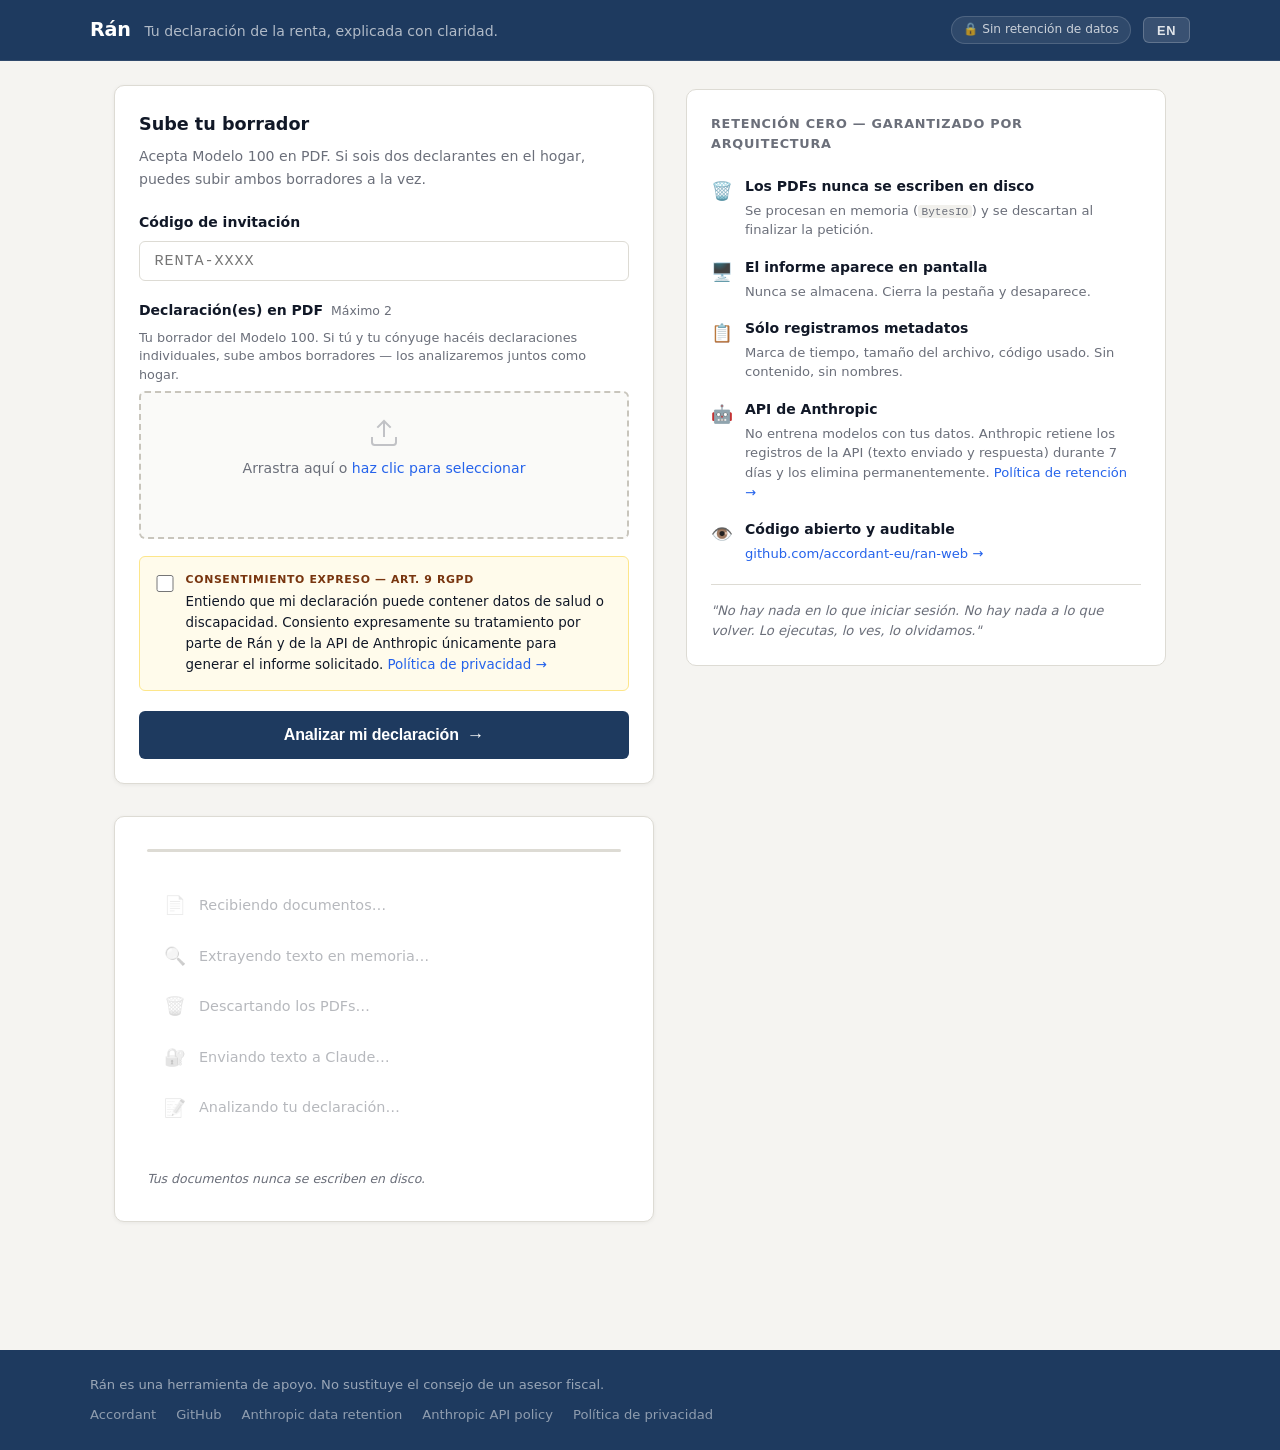
<file: frontend/index.html>
<!DOCTYPE html>
<html lang="es">
<head>
  <meta charset="UTF-8" />
  <meta name="viewport" content="width=device-width, initial-scale=1.0" />
  <meta name="robots" content="index, follow" />
  <meta name="version" content="2026-06-14.29a86fb" />
  <title>Rán — Entiende tu declaración de la renta</title>
  <link rel="stylesheet" href="style.css" />
  <script src="marked.min.js" integrity="sha384-948ahk4ZmxYVYOc+rxN1H2gM1EJ2Duhp7uHtZ4WSLkV4Vtx5MUqnV+l7u9B+jFv+"></script>
</head>
<body class="lang-es">

  <nav>
    <div class="nav-inner">
      <div class="nav-brand">
        <span class="logo">Rán</span>
        <span class="nav-tagline">
          <span class="show-es">Tu declaración de la renta, explicada con claridad.</span>
          <span class="show-en">Your Spanish tax return, explained in plain English.</span>
        </span>
      </div>
      <div class="nav-right">
        <span class="pill-sm">
          <span class="show-es">🔒 Sin retención de datos</span>
          <span class="show-en">🔒 Zero data retention</span>
        </span>
        <button class="lang-btn" id="lang-toggle">
          <span class="show-es">EN</span>
          <span class="show-en">ES</span>
        </button>
      </div>
    </div>
  </nav>

  <main>

    <!-- ── Upload form ───────────────────────────────────────────────────── -->
    <div class="form-layout" id="upload-section">
      <div class="form-card">
        <h2>
          <span class="show-es">Sube tu borrador</span>
          <span class="show-en">Upload your draft</span>
        </h2>
        <p class="form-sub">
          <span class="show-es">Acepta Modelo 100 en PDF. Si sois dos declarantes en el hogar, puedes subir ambos borradores a la vez.</span>
          <span class="show-en">Accepts Modelo 100 PDF. If you and a partner file separately, upload both drafts at once.</span>
        </p>

        <form id="ran-form">
          <input type="hidden" id="lang-field" name="language" value="es" />
          <div class="field">
            <label for="invite-code">
              <span class="show-es">Código de invitación</span>
              <span class="show-en">Invite code</span>
            </label>
            <input type="text" id="invite-code" name="invite_code"
              placeholder="RENTA-XXXX" required autocomplete="off" spellcheck="false" />
          </div>

          <div class="field">
            <label>
              <span class="show-es">Declaración(es) en PDF</span>
              <span class="show-en">Tax return PDF(s)</span>
              <span class="field-note">
                <span class="show-es">Máximo 2</span>
                <span class="show-en">Max 2</span>
              </span>
            </label>
            <p class="pdf-hint">
              <span class="show-es">Tu borrador del Modelo 100. Si tú y tu cónyuge hacéis declaraciones individuales, sube ambos borradores — los analizaremos juntos como hogar.</span>
              <span class="show-en">Your Modelo 100 draft. If you and your spouse file separately, upload both drafts — we'll analyse them together as a household.</span>
            </p>
            <div class="drop-zone" id="drop-zone">
              <input type="file" id="pdfs" name="pdfs" accept=".pdf,application/pdf" multiple required />
              <div class="drop-inner" id="drop-inner">
                <svg width="32" height="32" viewBox="0 0 24 24" fill="none" stroke="currentColor" stroke-width="1.5"><path d="M21 15v4a2 2 0 01-2 2H5a2 2 0 01-2-2v-4M17 8l-5-5-5 5M12 3v12"/></svg>
                <p>
                  <span class="show-es">Arrastra aquí o <span class="link">haz clic para seleccionar</span></span>
                  <span class="show-en">Drag here or <span class="link">click to select</span></span>
                </p>
              </div>
              <div class="drop-files" id="drop-files" hidden></div>
            </div>
          </div>

          <!-- Art. 9 GDPR explicit consent — must tick before submitting -->
          <div class="consent-field">
            <label>
              <input type="checkbox" id="art9-consent" name="art9_consent" required />
              <span>
                <span class="consent-tag">
                  <span class="show-es">Consentimiento expreso — Art. 9 RGPD</span>
                  <span class="show-en">Explicit consent — Art. 9 GDPR</span>
                </span>
                <span class="show-es">Entiendo que mi declaración puede contener datos de salud o discapacidad. Consiento expresamente su tratamiento por parte de Rán y de la API de Anthropic únicamente para generar el informe solicitado. <a href="/privacy" target="_blank" rel="noopener">Política de privacidad →</a></span>
                <span class="show-en">I understand my return may contain health or disability data. I explicitly consent to its processing by Rán and the Anthropic API solely to generate the requested report. <a href="/privacy" target="_blank" rel="noopener">Privacy policy →</a></span>
              </span>
            </label>
          </div>

          <div class="error-box" id="error-box" hidden></div>

          <button type="submit" id="submit-btn">
            <span class="show-es">Analizar mi declaración</span>
            <span class="show-en">Analyse my return</span>
            <span class="btn-arrow">→</span>
          </button>
        </form>
      </div>

      <!-- Trust sidebar -->
      <div class="trust-sidebar">
        <div class="trust-card">
          <h3>
            <span class="show-es">Retención cero — garantizado por arquitectura</span>
            <span class="show-en">Zero retention — guaranteed by architecture</span>
          </h3>
          <ul class="trust-list">
            <li>
              <span class="trust-icon">🗑️</span>
              <div>
                <strong>
                  <span class="show-es">Los PDFs nunca se escriben en disco</span>
                  <span class="show-en">PDFs never touch disk</span>
                </strong>
                <p>
                  <span class="show-es">Se procesan en memoria (<code>BytesIO</code>) y se descartan al finalizar la petición.</span>
                  <span class="show-en">Processed in memory (<code>BytesIO</code>) and discarded when the request ends.</span>
                </p>
              </div>
            </li>
            <li>
              <span class="trust-icon">🖥️</span>
              <div>
                <strong>
                  <span class="show-es">El informe aparece en pantalla</span>
                  <span class="show-en">The report lives on screen</span>
                </strong>
                <p>
                  <span class="show-es">Nunca se almacena. Cierra la pestaña y desaparece.</span>
                  <span class="show-en">Never stored. Close the tab and it's gone.</span>
                </p>
              </div>
            </li>
            <li>
              <span class="trust-icon">📋</span>
              <div>
                <strong>
                  <span class="show-es">Sólo registramos metadatos</span>
                  <span class="show-en">We only log metadata</span>
                </strong>
                <p>
                  <span class="show-es">Marca de tiempo, tamaño del archivo, código usado. Sin contenido, sin nombres.</span>
                  <span class="show-en">Timestamp, file size, code used. No content, no names.</span>
                </p>
              </div>
            </li>
            <li>
              <span class="trust-icon">🤖</span>
              <div>
                <strong>
                  <span class="show-es">API de Anthropic</span>
                  <span class="show-en">Anthropic API</span>
                </strong>
                <p>
                  <span class="show-es">No entrena modelos con tus datos. Anthropic retiene los registros de la API (texto enviado y respuesta) durante 7 días y los elimina permanentemente. <a href="https://platform.claude.com/docs/en/manage-claude/api-and-data-retention" target="_blank" rel="noopener">Política de retención →</a></span>
                  <span class="show-en">Does not train on submitted data. Anthropic retains API logs (text sent and response) for 7 days, then permanently deletes them. <a href="https://platform.claude.com/docs/en/manage-claude/api-and-data-retention" target="_blank" rel="noopener">Retention policy →</a></span>
                </p>
              </div>
            </li>
            <li>
              <span class="trust-icon">👁️</span>
              <div>
                <strong>
                  <span class="show-es">Código abierto y auditable</span>
                  <span class="show-en">Open-source and auditable</span>
                </strong>
                <p>
                  <a href="https://github.com/accordant-eu/ran-web" target="_blank" rel="noopener">github.com/accordant-eu/ran-web →</a>
                </p>
              </div>
            </li>
          </ul>
          <p class="trust-note">
            <span class="show-es">"No hay nada en lo que iniciar sesión. No hay nada a lo que volver. Lo ejecutas, lo ves, lo olvidamos."</span>
            <span class="show-en">"There's nothing to log in to. Nothing to come back to. You run it, you see it, we forget it."</span>
          </p>
        </div>
      </div>
    </div>

    <!-- ── Processing ────────────────────────────────────────────────────── -->
    <div class="state-screen" id="processing-section" hidden>
      <div class="state-inner">
        <div class="progress-wrap">
          <div class="progress-track"><div class="progress-fill" id="progress-fill"></div></div>
        </div>
        <ul class="steps" id="steps-list">
          <li class="step" data-step="0">
            <span class="step-icon">📄</span>
            <span class="step-text">
              <span class="show-es">Recibiendo documentos…</span>
              <span class="show-en">Receiving documents…</span>
            </span>
            <span class="step-check">✓</span>
          </li>
          <li class="step" data-step="1">
            <span class="step-icon">🔍</span>
            <span class="step-text">
              <span class="show-es">Extrayendo texto en memoria…</span>
              <span class="show-en">Extracting text in memory…</span>
            </span>
            <span class="step-check">✓</span>
          </li>
          <li class="step" data-step="2">
            <span class="step-icon">🗑️</span>
            <span class="step-text">
              <span class="show-es">Descartando los PDFs…</span>
              <span class="show-en">Discarding PDFs…</span>
            </span>
            <span class="step-check">✓</span>
          </li>
          <li class="step" data-step="3">
            <span class="step-icon">🔐</span>
            <span class="step-text">
              <span class="show-es">Enviando texto a Claude…</span>
              <span class="show-en">Sending text to Claude…</span>
            </span>
            <span class="step-check">✓</span>
          </li>
          <li class="step" data-step="4">
            <span class="step-icon">📝</span>
            <span class="step-text">
              <span class="show-es">Analizando tu declaración…</span>
              <span class="show-en">Analysing your return…</span>
            </span>
            <span class="step-check">✓</span>
          </li>
        </ul>
        <p class="step-note">
          <span class="show-es">Tus documentos nunca se escriben en disco.</span>
          <span class="show-en">Your documents are never written to disk.</span>
        </p>
      </div>
    </div>

    <!-- ── Report ────────────────────────────────────────────────────────── -->
    <div id="report-section" hidden>
      <div class="report-header">
        <div>
          <h2>
            <span class="show-es">Tu informe</span>
            <span class="show-en">Your report</span>
          </h2>
          <p class="report-subhead">
            <span class="show-es">Borrador no validado — las cifras pueden cambiar antes de la presentación.</span>
            <span class="show-en">Unvalidated draft — figures may change before filing.</span>
          </p>
        </div>
        <button class="btn-outline" data-action="print">
          <span class="show-es">🖨 Guardar PDF</span>
          <span class="show-en">🖨 Save as PDF</span>
        </button>
      </div>

      <div class="report-body" id="report-body"></div>

      <div class="streaming-bar" id="streaming-bar" hidden>
        <span class="pulse-dot"></span>
        <span class="show-es">Generando informe…</span>
        <span class="show-en">Generating report…</span>
      </div>

      <div class="codes-block" id="codes-section" hidden>
        <div class="codes-header">
          <h3>
            <span class="show-es">Tus 5 códigos de invitación</span>
            <span class="show-en">Your 5 invite codes</span>
          </h3>
          <p>
            <span class="show-es">Comparte uno con tu gestor, tu pareja, o un colega expatriado. Cada código puede usarse hasta 10 veces — compártelo con un grupo si quieres. <strong>Guárdalos ahora — desaparecen al cerrar esta pestaña.</strong></span>
            <span class="show-en">Share one with your accountant, partner, or a fellow expat. Each code can be used up to 10 times — share it with a group if you like. <strong>Save them now — they disappear when you close this tab.</strong></span>
          </p>
        </div>
        <ul class="code-chips" id="code-list"></ul>
      </div>

      <p class="report-close-note">
        <span class="show-es">⚠️ Cierra esta pestaña y el informe desaparece. No hemos guardado nada.</span>
        <span class="show-en">⚠️ Close this tab and this report is gone. We kept nothing.</span>
      </p>
    </div>

  </main>

  <footer>
    <div class="footer-inner">
      <p>
        <span class="show-es">Rán es una herramienta de apoyo. No sustituye el consejo de un asesor fiscal.</span>
        <span class="show-en">Rán is a support tool. It does not replace professional tax advice.</span>
      </p>
      <p class="footer-links">
        <a href="https://accordant.eu" target="_blank" rel="noopener">Accordant</a>
        <a href="https://github.com/accordant-eu/ran-web" target="_blank" rel="noopener">GitHub</a>
        <a href="https://platform.claude.com/docs/en/manage-claude/api-and-data-retention" target="_blank" rel="noopener">Anthropic data retention</a>
        <a href="https://www.anthropic.com/legal/aio" target="_blank" rel="noopener">Anthropic API policy</a>
        <a href="/privacy">
          <span class="show-es">Política de privacidad</span>
          <span class="show-en">Privacy policy</span>
        </a>
      </p>
    </div>
  </footer>

  <script src="app.js"></script>

</body>
</html>
</file>
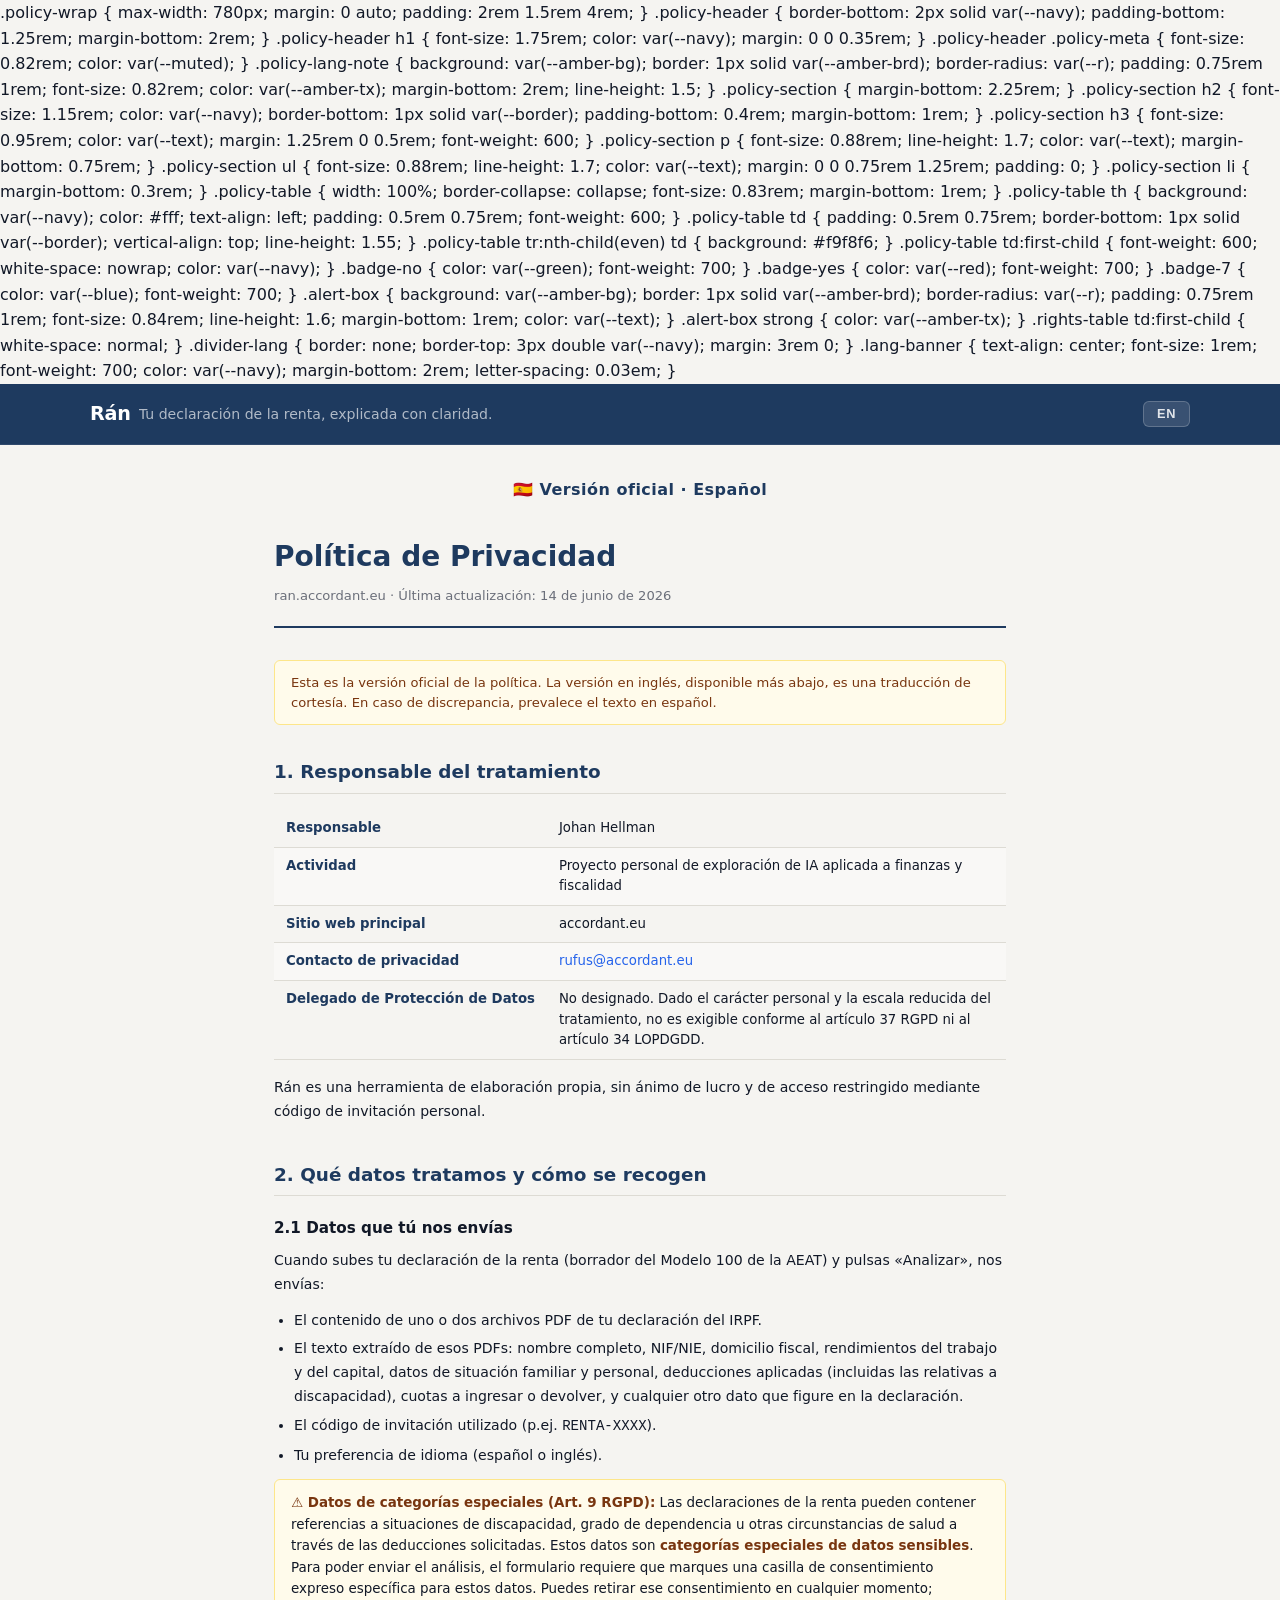
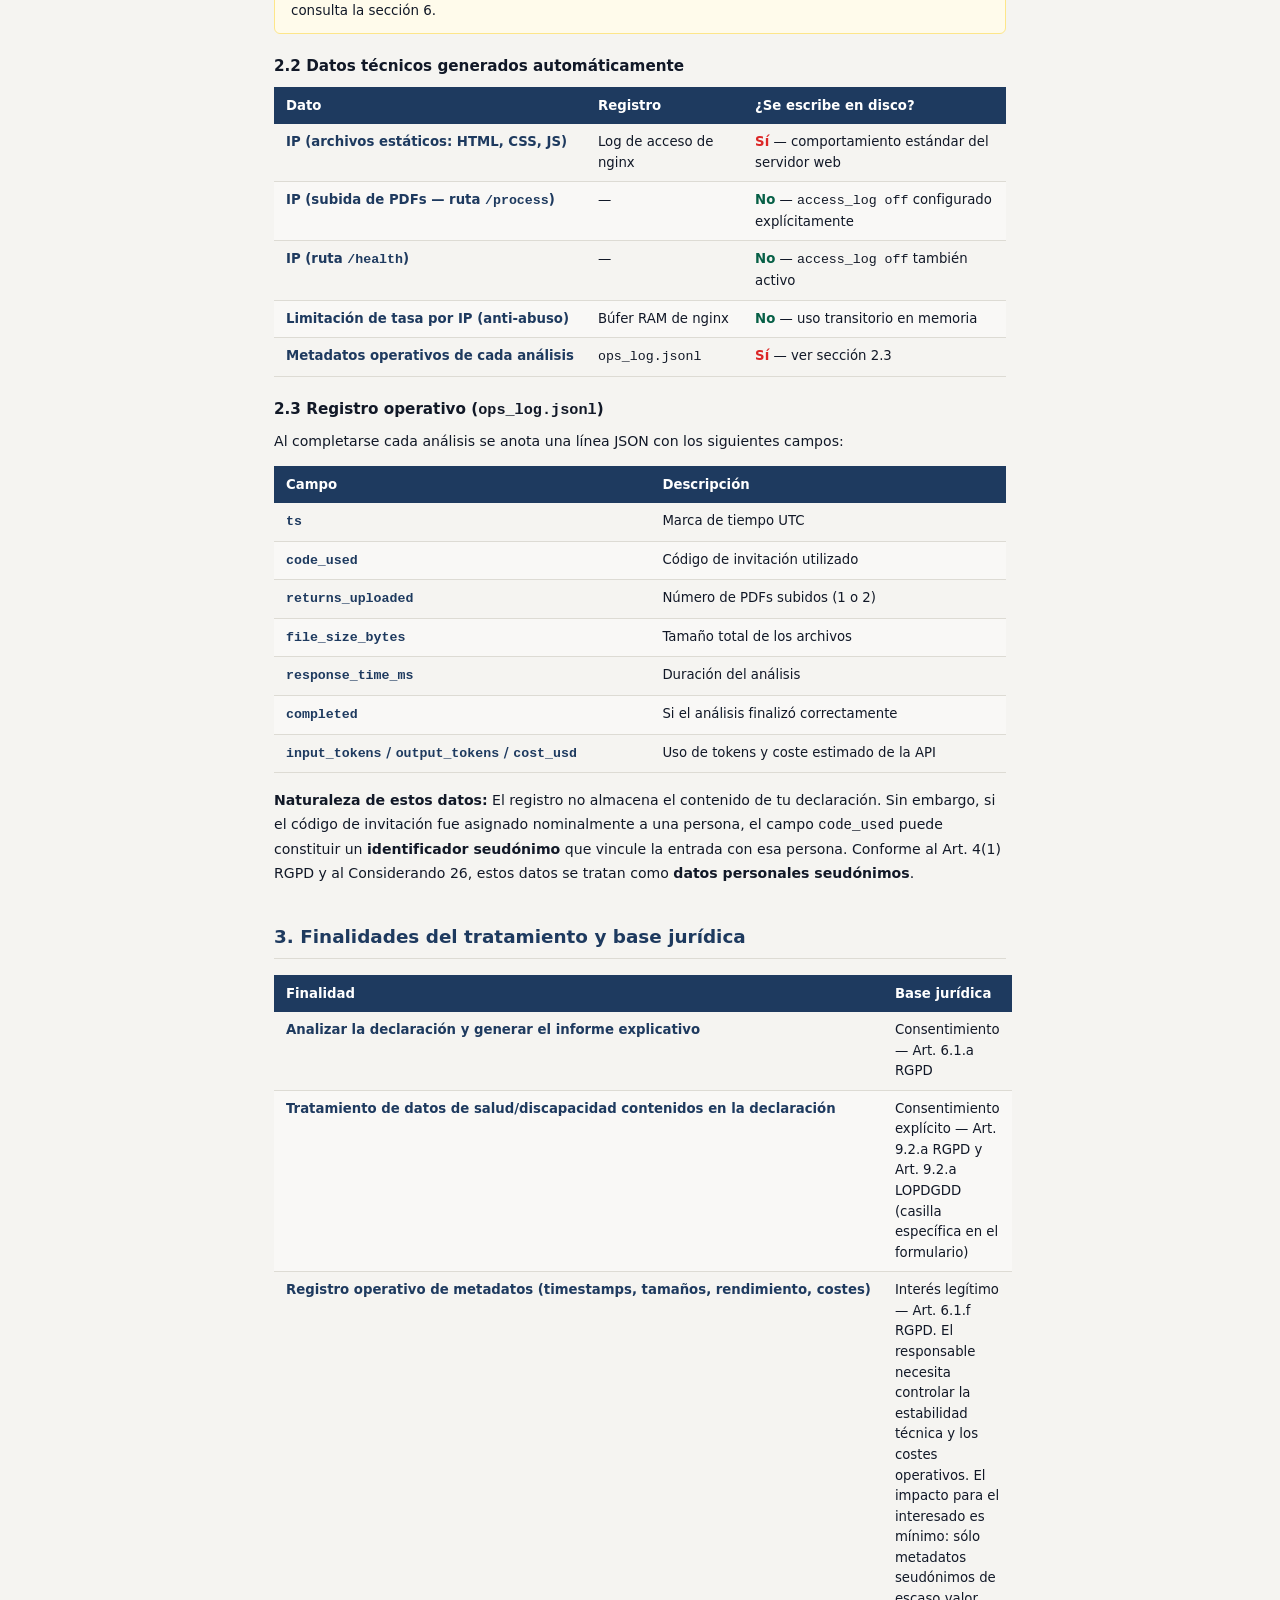
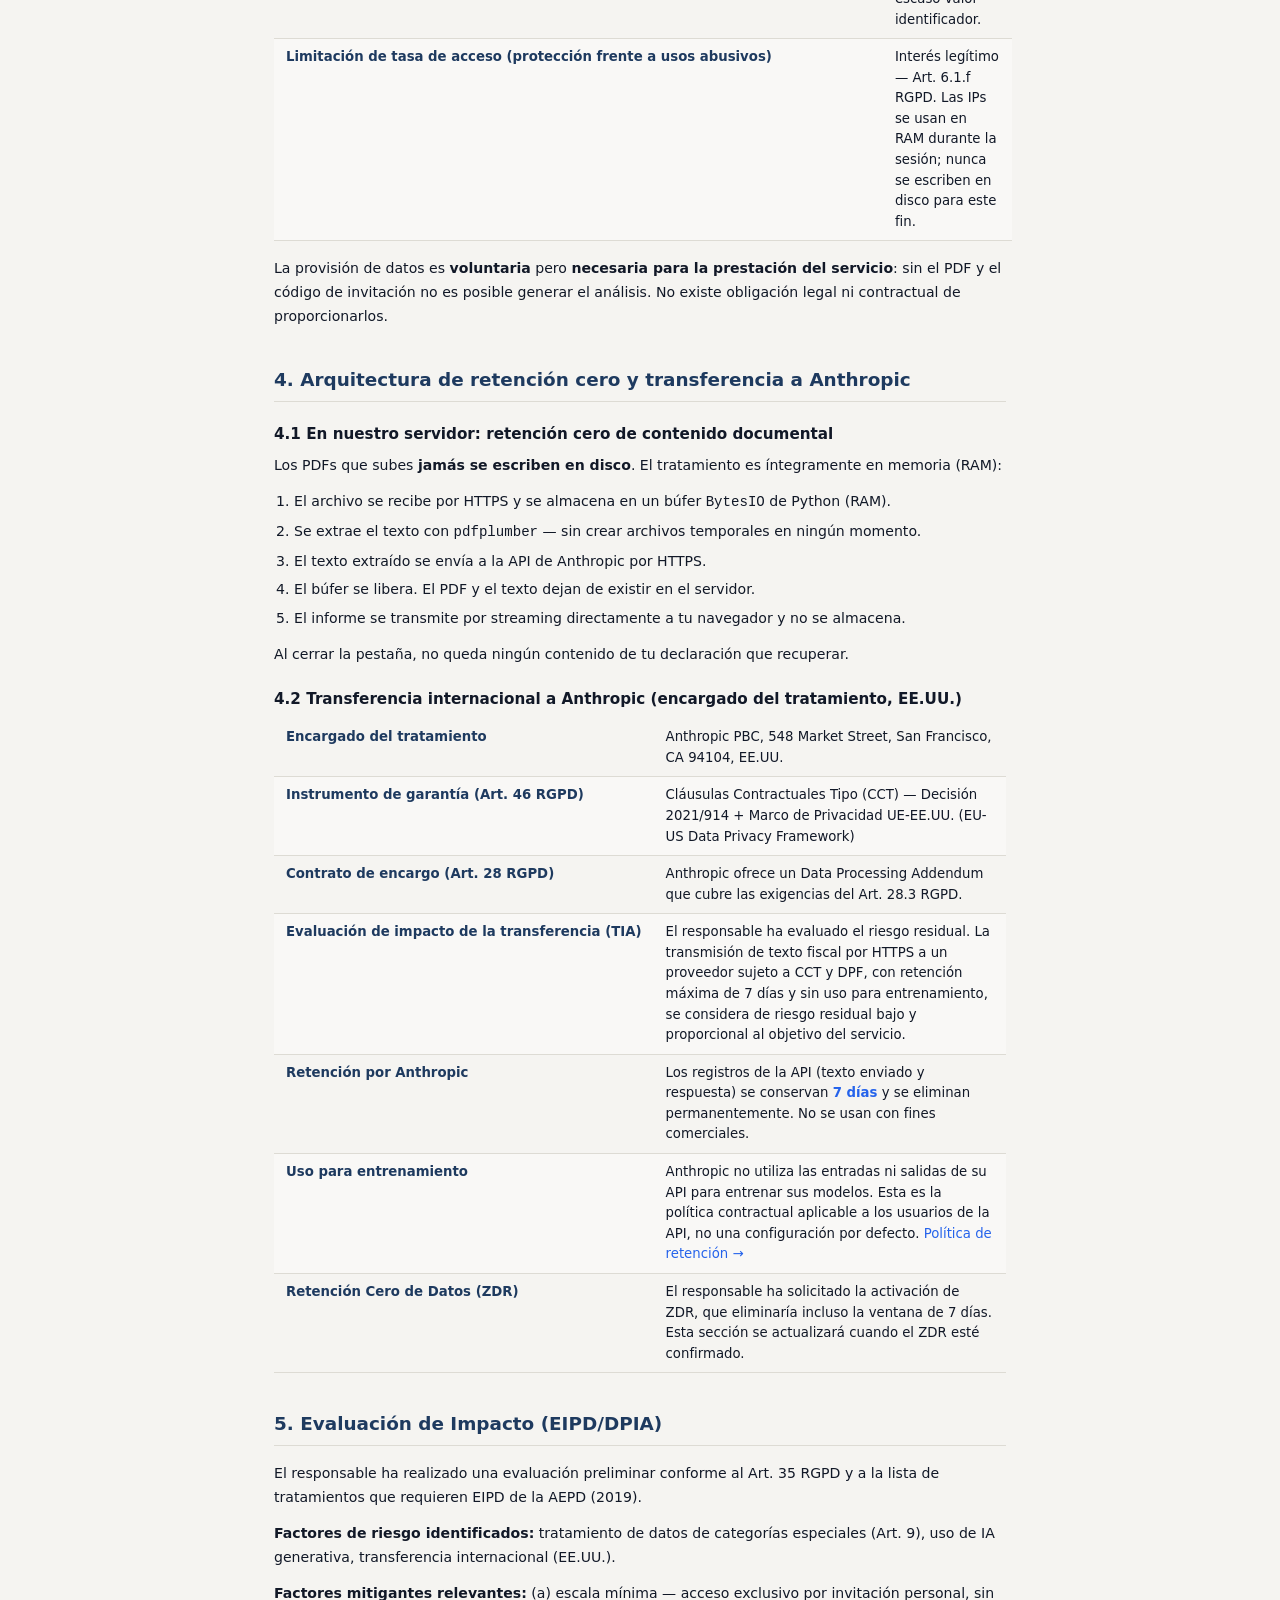
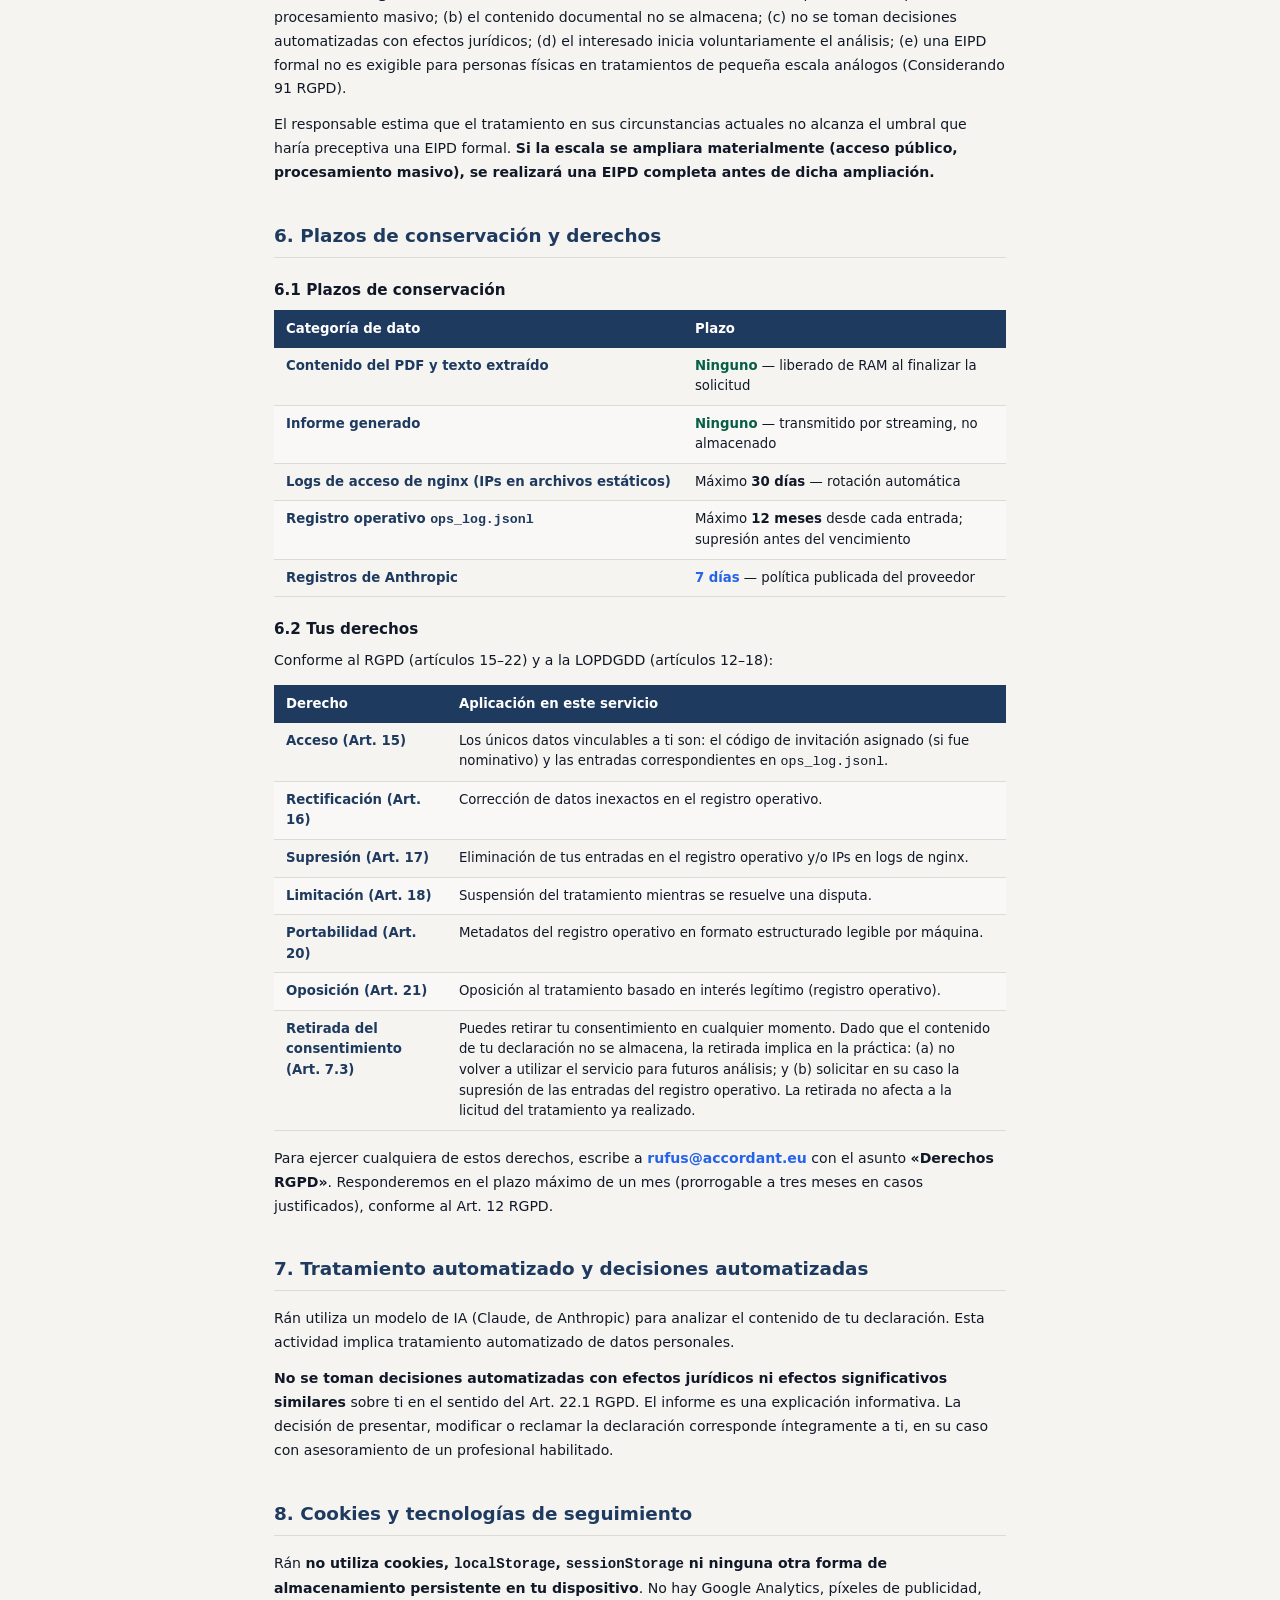
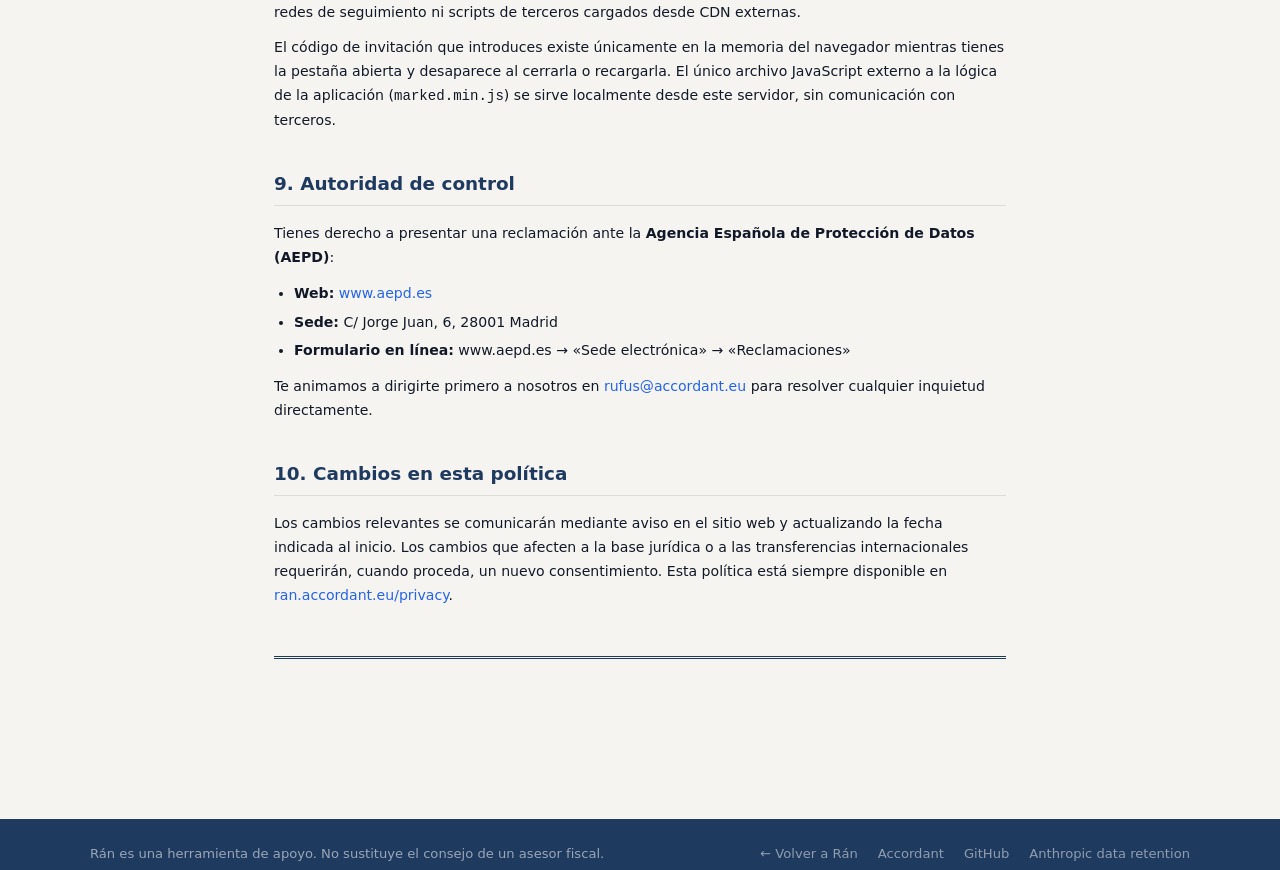
<file: frontend/privacy/index.html>
<!DOCTYPE html>
<html lang="es">
<head>
  <meta charset="UTF-8" />
  <meta name="viewport" content="width=device-width, initial-scale=1.0" />
  <title>Política de privacidad — Rán</title>
  <link rel="stylesheet" href="../style.css" />
  <link rel="stylesheet" href="privacy.css" />
  <!-- Inline styles moved to privacy.css to enable strict CSP style-src 'self' -->
    .policy-wrap {
      max-width: 780px;
      margin: 0 auto;
      padding: 2rem 1.5rem 4rem;
    }
    .policy-header {
      border-bottom: 2px solid var(--navy);
      padding-bottom: 1.25rem;
      margin-bottom: 2rem;
    }
    .policy-header h1 {
      font-size: 1.75rem;
      color: var(--navy);
      margin: 0 0 0.35rem;
    }
    .policy-header .policy-meta {
      font-size: 0.82rem;
      color: var(--muted);
    }
    .policy-lang-note {
      background: var(--amber-bg);
      border: 1px solid var(--amber-brd);
      border-radius: var(--r);
      padding: 0.75rem 1rem;
      font-size: 0.82rem;
      color: var(--amber-tx);
      margin-bottom: 2rem;
      line-height: 1.5;
    }
    .policy-section {
      margin-bottom: 2.25rem;
    }
    .policy-section h2 {
      font-size: 1.15rem;
      color: var(--navy);
      border-bottom: 1px solid var(--border);
      padding-bottom: 0.4rem;
      margin-bottom: 1rem;
    }
    .policy-section h3 {
      font-size: 0.95rem;
      color: var(--text);
      margin: 1.25rem 0 0.5rem;
      font-weight: 600;
    }
    .policy-section p {
      font-size: 0.88rem;
      line-height: 1.7;
      color: var(--text);
      margin-bottom: 0.75rem;
    }
    .policy-section ul {
      font-size: 0.88rem;
      line-height: 1.7;
      color: var(--text);
      margin: 0 0 0.75rem 1.25rem;
      padding: 0;
    }
    .policy-section li {
      margin-bottom: 0.3rem;
    }
    .policy-table {
      width: 100%;
      border-collapse: collapse;
      font-size: 0.83rem;
      margin-bottom: 1rem;
    }
    .policy-table th {
      background: var(--navy);
      color: #fff;
      text-align: left;
      padding: 0.5rem 0.75rem;
      font-weight: 600;
    }
    .policy-table td {
      padding: 0.5rem 0.75rem;
      border-bottom: 1px solid var(--border);
      vertical-align: top;
      line-height: 1.55;
    }
    .policy-table tr:nth-child(even) td {
      background: #f9f8f6;
    }
    .policy-table td:first-child {
      font-weight: 600;
      white-space: nowrap;
      color: var(--navy);
    }
    .badge-no  { color: var(--green); font-weight: 700; }
    .badge-yes { color: var(--red);   font-weight: 700; }
    .badge-7   { color: var(--blue);  font-weight: 700; }
    .alert-box {
      background: var(--amber-bg);
      border: 1px solid var(--amber-brd);
      border-radius: var(--r);
      padding: 0.75rem 1rem;
      font-size: 0.84rem;
      line-height: 1.6;
      margin-bottom: 1rem;
      color: var(--text);
    }
    .alert-box strong { color: var(--amber-tx); }
    .rights-table td:first-child { white-space: normal; }
    .divider-lang {
      border: none;
      border-top: 3px double var(--navy);
      margin: 3rem 0;
    }
    .lang-banner {
      text-align: center;
      font-size: 1rem;
      font-weight: 700;
      color: var(--navy);
      margin-bottom: 2rem;
      letter-spacing: 0.03em;
    }

</head>
<body class="lang-es">

  <nav>
    <div class="nav-inner">
      <div class="nav-brand">
        <a href="/" style="text-decoration:none; color:inherit; display:flex; align-items:center; gap:0.5rem;">
          <span class="logo">Rán</span>
          <span class="nav-tagline">
            <span class="show-es">Tu declaración de la renta, explicada con claridad.</span>
            <span class="show-en">Your Spanish tax return, explained in plain English.</span>
          </span>
        </a>
      </div>
      <div class="nav-right">
        <button class="lang-btn" id="lang-toggle">
          <span class="show-es">EN</span>
          <span class="show-en">ES</span>
        </button>
      </div>
    </div>
  </nav>

  <div class="policy-wrap">

    <!-- ══════════════════════════════════════════════════════════════════════
         VERSIÓN ESPAÑOLA (official)
    ═══════════════════════════════════════════════════════════════════════ -->
    <div class="show-es">
      <div class="lang-banner">🇪🇸 Versión oficial · Español</div>

      <div class="policy-header">
        <h1>Política de Privacidad</h1>
        <div class="policy-meta">ran.accordant.eu · Última actualización: 14 de junio de 2026</div>
      </div>

      <div class="policy-lang-note">
        Esta es la versión oficial de la política. La versión en inglés, disponible más abajo, es una traducción de cortesía. En caso de discrepancia, prevalece el texto en español.
      </div>

      <!-- 1. Responsable -->
      <div class="policy-section">
        <h2>1. Responsable del tratamiento</h2>
        <table class="policy-table">
          <tr><td>Responsable</td><td>Johan Hellman</td></tr>
          <tr><td>Actividad</td><td>Proyecto personal de exploración de IA aplicada a finanzas y fiscalidad</td></tr>
          <tr><td>Sitio web principal</td><td>accordant.eu</td></tr>
          <tr><td>Contacto de privacidad</td><td><a href="mailto:rufus@accordant.eu">rufus@accordant.eu</a></td></tr>
          <tr><td>Delegado de Protección de Datos</td><td>No designado. Dado el carácter personal y la escala reducida del tratamiento, no es exigible conforme al artículo 37 RGPD ni al artículo 34 LOPDGDD.</td></tr>
        </table>
        <p>Rán es una herramienta de elaboración propia, sin ánimo de lucro y de acceso restringido mediante código de invitación personal.</p>
      </div>

      <!-- 2. Qué datos -->
      <div class="policy-section">
        <h2>2. Qué datos tratamos y cómo se recogen</h2>

        <h3>2.1 Datos que tú nos envías</h3>
        <p>Cuando subes tu declaración de la renta (borrador del Modelo 100 de la AEAT) y pulsas «Analizar», nos envías:</p>
        <ul>
          <li>El contenido de uno o dos archivos PDF de tu declaración del IRPF.</li>
          <li>El texto extraído de esos PDFs: nombre completo, NIF/NIE, domicilio fiscal, rendimientos del trabajo y del capital, datos de situación familiar y personal, deducciones aplicadas (incluidas las relativas a discapacidad), cuotas a ingresar o devolver, y cualquier otro dato que figure en la declaración.</li>
          <li>El código de invitación utilizado (p.ej. <code>RENTA-XXXX</code>).</li>
          <li>Tu preferencia de idioma (español o inglés).</li>
        </ul>

        <div class="alert-box">
          <strong>⚠️ Datos de categorías especiales (Art. 9 RGPD):</strong> Las declaraciones de la renta pueden contener referencias a situaciones de discapacidad, grado de dependencia u otras circunstancias de salud a través de las deducciones solicitadas. Estos datos son <strong>categorías especiales de datos sensibles</strong>. Para poder enviar el análisis, el formulario requiere que marques una casilla de consentimiento expreso específica para estos datos. Puedes retirar ese consentimiento en cualquier momento; consulta la sección 6.
        </div>

        <h3>2.2 Datos técnicos generados automáticamente</h3>
        <table class="policy-table">
          <thead><tr><th>Dato</th><th>Registro</th><th>¿Se escribe en disco?</th></tr></thead>
          <tbody>
            <tr><td>IP (archivos estáticos: HTML, CSS, JS)</td><td>Log de acceso de nginx</td><td><span class="badge-yes">Sí</span> — comportamiento estándar del servidor web</td></tr>
            <tr><td>IP (subida de PDFs — ruta <code>/process</code>)</td><td>—</td><td><span class="badge-no">No</span> — <code>access_log off</code> configurado explícitamente</td></tr>
            <tr><td>IP (ruta <code>/health</code>)</td><td>—</td><td><span class="badge-no">No</span> — <code>access_log off</code> también activo</td></tr>
            <tr><td>Limitación de tasa por IP (anti-abuso)</td><td>Búfer RAM de nginx</td><td><span class="badge-no">No</span> — uso transitorio en memoria</td></tr>
            <tr><td>Metadatos operativos de cada análisis</td><td><code>ops_log.jsonl</code></td><td><span class="badge-yes">Sí</span> — ver sección 2.3</td></tr>
          </tbody>
        </table>

        <h3>2.3 Registro operativo (<code>ops_log.jsonl</code>)</h3>
        <p>Al completarse cada análisis se anota una línea JSON con los siguientes campos:</p>
        <table class="policy-table">
          <thead><tr><th>Campo</th><th>Descripción</th></tr></thead>
          <tbody>
            <tr><td><code>ts</code></td><td>Marca de tiempo UTC</td></tr>
            <tr><td><code>code_used</code></td><td>Código de invitación utilizado</td></tr>
            <tr><td><code>returns_uploaded</code></td><td>Número de PDFs subidos (1 o 2)</td></tr>
            <tr><td><code>file_size_bytes</code></td><td>Tamaño total de los archivos</td></tr>
            <tr><td><code>response_time_ms</code></td><td>Duración del análisis</td></tr>
            <tr><td><code>completed</code></td><td>Si el análisis finalizó correctamente</td></tr>
            <tr><td><code>input_tokens</code> / <code>output_tokens</code> / <code>cost_usd</code></td><td>Uso de tokens y coste estimado de la API</td></tr>
          </tbody>
        </table>
        <p><strong>Naturaleza de estos datos:</strong> El registro no almacena el contenido de tu declaración. Sin embargo, si el código de invitación fue asignado nominalmente a una persona, el campo <code>code_used</code> puede constituir un <strong>identificador seudónimo</strong> que vincule la entrada con esa persona. Conforme al Art. 4(1) RGPD y al Considerando 26, estos datos se tratan como <strong>datos personales seudónimos</strong>.</p>
      </div>

      <!-- 3. Finalidades y base jurídica -->
      <div class="policy-section">
        <h2>3. Finalidades del tratamiento y base jurídica</h2>
        <table class="policy-table">
          <thead><tr><th>Finalidad</th><th>Base jurídica</th></tr></thead>
          <tbody>
            <tr><td>Analizar la declaración y generar el informe explicativo</td><td>Consentimiento — Art. 6.1.a RGPD</td></tr>
            <tr><td>Tratamiento de datos de salud/discapacidad contenidos en la declaración</td><td>Consentimiento explícito — Art. 9.2.a RGPD y Art. 9.2.a LOPDGDD (casilla específica en el formulario)</td></tr>
            <tr><td>Registro operativo de metadatos (timestamps, tamaños, rendimiento, costes)</td><td>Interés legítimo — Art. 6.1.f RGPD. El responsable necesita controlar la estabilidad técnica y los costes operativos. El impacto para el interesado es mínimo: sólo metadatos seudónimos de escaso valor identificador.</td></tr>
            <tr><td>Limitación de tasa de acceso (protección frente a usos abusivos)</td><td>Interés legítimo — Art. 6.1.f RGPD. Las IPs se usan en RAM durante la sesión; nunca se escriben en disco para este fin.</td></tr>
          </tbody>
        </table>
        <p>La provisión de datos es <strong>voluntaria</strong> pero <strong>necesaria para la prestación del servicio</strong>: sin el PDF y el código de invitación no es posible generar el análisis. No existe obligación legal ni contractual de proporcionarlos.</p>
      </div>

      <!-- 4. Arquitectura de retención cero y transferencia -->
      <div class="policy-section">
        <h2>4. Arquitectura de retención cero y transferencia a Anthropic</h2>

        <h3>4.1 En nuestro servidor: retención cero de contenido documental</h3>
        <p>Los PDFs que subes <strong>jamás se escriben en disco</strong>. El tratamiento es íntegramente en memoria (RAM):</p>
        <ol style="font-size:0.88rem; line-height:1.7; color:var(--text); margin-left:1.25rem; margin-bottom:0.75rem;">
          <li>El archivo se recibe por HTTPS y se almacena en un búfer <code>BytesIO</code> de Python (RAM).</li>
          <li>Se extrae el texto con <code>pdfplumber</code> — sin crear archivos temporales en ningún momento.</li>
          <li>El texto extraído se envía a la API de Anthropic por HTTPS.</li>
          <li>El búfer se libera. El PDF y el texto dejan de existir en el servidor.</li>
          <li>El informe se transmite por streaming directamente a tu navegador y no se almacena.</li>
        </ol>
        <p>Al cerrar la pestaña, no queda ningún contenido de tu declaración que recuperar.</p>

        <h3>4.2 Transferencia internacional a Anthropic (encargado del tratamiento, EE.UU.)</h3>
        <table class="policy-table">
          <tr><td>Encargado del tratamiento</td><td>Anthropic PBC, 548 Market Street, San Francisco, CA 94104, EE.UU.</td></tr>
          <tr><td>Instrumento de garantía (Art. 46 RGPD)</td><td>Cláusulas Contractuales Tipo (CCT) — Decisión 2021/914 + Marco de Privacidad UE-EE.UU. (EU-US Data Privacy Framework)</td></tr>
          <tr><td>Contrato de encargo (Art. 28 RGPD)</td><td>Anthropic ofrece un Data Processing Addendum que cubre las exigencias del Art. 28.3 RGPD.</td></tr>
          <tr><td>Evaluación de impacto de la transferencia (TIA)</td><td>El responsable ha evaluado el riesgo residual. La transmisión de texto fiscal por HTTPS a un proveedor sujeto a CCT y DPF, con retención máxima de 7 días y sin uso para entrenamiento, se considera de riesgo residual bajo y proporcional al objetivo del servicio.</td></tr>
          <tr><td>Retención por Anthropic</td><td>Los registros de la API (texto enviado y respuesta) se conservan <span class="badge-7">7 días</span> y se eliminan permanentemente. No se usan con fines comerciales.</td></tr>
          <tr><td>Uso para entrenamiento</td><td>Anthropic no utiliza las entradas ni salidas de su API para entrenar sus modelos. Esta es la política contractual aplicable a los usuarios de la API, no una configuración por defecto. <a href="https://platform.claude.com/docs/en/manage-claude/api-and-data-retention" target="_blank" rel="noopener">Política de retención →</a></td></tr>
          <tr><td>Retención Cero de Datos (ZDR)</td><td>El responsable ha solicitado la activación de ZDR, que eliminaría incluso la ventana de 7 días. Esta sección se actualizará cuando el ZDR esté confirmado.</td></tr>
        </table>
      </div>

      <!-- 5. DPIA -->
      <div class="policy-section">
        <h2>5. Evaluación de Impacto (EIPD/DPIA)</h2>
        <p>El responsable ha realizado una evaluación preliminar conforme al Art. 35 RGPD y a la lista de tratamientos que requieren EIPD de la AEPD (2019).</p>
        <p><strong>Factores de riesgo identificados:</strong> tratamiento de datos de categorías especiales (Art. 9), uso de IA generativa, transferencia internacional (EE.UU.).</p>
        <p><strong>Factores mitigantes relevantes:</strong> (a) escala mínima — acceso exclusivo por invitación personal, sin procesamiento masivo; (b) el contenido documental no se almacena; (c) no se toman decisiones automatizadas con efectos jurídicos; (d) el interesado inicia voluntariamente el análisis; (e) una EIPD formal no es exigible para personas físicas en tratamientos de pequeña escala análogos (Considerando 91 RGPD).</p>
        <p>El responsable estima que el tratamiento en sus circunstancias actuales no alcanza el umbral que haría preceptiva una EIPD formal. <strong>Si la escala se ampliara materialmente (acceso público, procesamiento masivo), se realizará una EIPD completa antes de dicha ampliación.</strong></p>
      </div>

      <!-- 6. Conservación -->
      <div class="policy-section">
        <h2>6. Plazos de conservación y derechos</h2>

        <h3>6.1 Plazos de conservación</h3>
        <table class="policy-table">
          <thead><tr><th>Categoría de dato</th><th>Plazo</th></tr></thead>
          <tbody>
            <tr><td>Contenido del PDF y texto extraído</td><td><span class="badge-no">Ninguno</span> — liberado de RAM al finalizar la solicitud</td></tr>
            <tr><td>Informe generado</td><td><span class="badge-no">Ninguno</span> — transmitido por streaming, no almacenado</td></tr>
            <tr><td>Logs de acceso de nginx (IPs en archivos estáticos)</td><td>Máximo <strong>30 días</strong> — rotación automática</td></tr>
            <tr><td>Registro operativo <code>ops_log.jsonl</code></td><td>Máximo <strong>12 meses</strong> desde cada entrada; supresión antes del vencimiento</td></tr>
            <tr><td>Registros de Anthropic</td><td><span class="badge-7">7 días</span> — política publicada del proveedor</td></tr>
          </tbody>
        </table>

        <h3>6.2 Tus derechos</h3>
        <p>Conforme al RGPD (artículos 15–22) y a la LOPDGDD (artículos 12–18):</p>
        <table class="policy-table rights-table">
          <thead><tr><th>Derecho</th><th>Aplicación en este servicio</th></tr></thead>
          <tbody>
            <tr><td>Acceso (Art. 15)</td><td>Los únicos datos vinculables a ti son: el código de invitación asignado (si fue nominativo) y las entradas correspondientes en <code>ops_log.jsonl</code>.</td></tr>
            <tr><td>Rectificación (Art. 16)</td><td>Corrección de datos inexactos en el registro operativo.</td></tr>
            <tr><td>Supresión (Art. 17)</td><td>Eliminación de tus entradas en el registro operativo y/o IPs en logs de nginx.</td></tr>
            <tr><td>Limitación (Art. 18)</td><td>Suspensión del tratamiento mientras se resuelve una disputa.</td></tr>
            <tr><td>Portabilidad (Art. 20)</td><td>Metadatos del registro operativo en formato estructurado legible por máquina.</td></tr>
            <tr><td>Oposición (Art. 21)</td><td>Oposición al tratamiento basado en interés legítimo (registro operativo).</td></tr>
            <tr><td>Retirada del consentimiento (Art. 7.3)</td><td>Puedes retirar tu consentimiento en cualquier momento. Dado que el contenido de tu declaración no se almacena, la retirada implica en la práctica: (a) no volver a utilizar el servicio para futuros análisis; y (b) solicitar en su caso la supresión de las entradas del registro operativo. La retirada no afecta a la licitud del tratamiento ya realizado.</td></tr>
          </tbody>
        </table>
        <p>Para ejercer cualquiera de estos derechos, escribe a <strong><a href="mailto:rufus@accordant.eu">rufus@accordant.eu</a></strong> con el asunto <strong>«Derechos RGPD»</strong>. Responderemos en el plazo máximo de un mes (prorrogable a tres meses en casos justificados), conforme al Art. 12 RGPD.</p>
      </div>

      <!-- 7. Tratamiento automatizado -->
      <div class="policy-section">
        <h2>7. Tratamiento automatizado y decisiones automatizadas</h2>
        <p>Rán utiliza un modelo de IA (Claude, de Anthropic) para analizar el contenido de tu declaración. Esta actividad implica tratamiento automatizado de datos personales.</p>
        <p><strong>No se toman decisiones automatizadas con efectos jurídicos ni efectos significativos similares</strong> sobre ti en el sentido del Art. 22.1 RGPD. El informe es una explicación informativa. La decisión de presentar, modificar o reclamar la declaración corresponde íntegramente a ti, en su caso con asesoramiento de un profesional habilitado.</p>
      </div>

      <!-- 8. Cookies -->
      <div class="policy-section">
        <h2>8. Cookies y tecnologías de seguimiento</h2>
        <p>Rán <strong>no utiliza cookies, <code>localStorage</code>, <code>sessionStorage</code> ni ninguna otra forma de almacenamiento persistente en tu dispositivo</strong>. No hay Google Analytics, píxeles de publicidad, redes de seguimiento ni scripts de terceros cargados desde CDN externas.</p>
        <p>El código de invitación que introduces existe únicamente en la memoria del navegador mientras tienes la pestaña abierta y desaparece al cerrarla o recargarla. El único archivo JavaScript externo a la lógica de la aplicación (<code>marked.min.js</code>) se sirve localmente desde este servidor, sin comunicación con terceros.</p>
      </div>

      <!-- 9. Autoridad de control -->
      <div class="policy-section">
        <h2>9. Autoridad de control</h2>
        <p>Tienes derecho a presentar una reclamación ante la <strong>Agencia Española de Protección de Datos (AEPD)</strong>:</p>
        <ul>
          <li><strong>Web:</strong> <a href="https://www.aepd.es" target="_blank" rel="noopener">www.aepd.es</a></li>
          <li><strong>Sede:</strong> C/ Jorge Juan, 6, 28001 Madrid</li>
          <li><strong>Formulario en línea:</strong> www.aepd.es → «Sede electrónica» → «Reclamaciones»</li>
        </ul>
        <p>Te animamos a dirigirte primero a nosotros en <a href="mailto:rufus@accordant.eu">rufus@accordant.eu</a> para resolver cualquier inquietud directamente.</p>
      </div>

      <!-- 10. Cambios -->
      <div class="policy-section">
        <h2>10. Cambios en esta política</h2>
        <p>Los cambios relevantes se comunicarán mediante aviso en el sitio web y actualizando la fecha indicada al inicio. Los cambios que afecten a la base jurídica o a las transferencias internacionales requerirán, cuando proceda, un nuevo consentimiento. Esta política está siempre disponible en <a href="/privacy">ran.accordant.eu/privacy</a>.</p>
      </div>
    </div><!-- end .show-es -->

    <hr class="divider-lang" />

    <!-- ══════════════════════════════════════════════════════════════════════
         ENGLISH VERSION (courtesy translation)
    ═══════════════════════════════════════════════════════════════════════ -->
    <div class="show-en">
      <div class="lang-banner">🇬🇧 Courtesy translation · English</div>

      <div class="policy-header">
        <h1>Privacy Policy</h1>
        <div class="policy-meta">ran.accordant.eu · Last updated: 14 June 2026</div>
      </div>

      <div class="policy-lang-note">
        The official version of this policy is the Spanish text above. This English translation is provided as a convenience for non-native Spanish speakers. In case of discrepancy, the Spanish text prevails.
      </div>

      <!-- 1. Controller -->
      <div class="policy-section">
        <h2>1. Data controller</h2>
        <table class="policy-table">
          <tr><td>Controller</td><td>Johan Hellman</td></tr>
          <tr><td>Activity</td><td>Personal project exploring AI in finance and tax</td></tr>
          <tr><td>Main website</td><td>accordant.eu</td></tr>
          <tr><td>Privacy contact</td><td><a href="mailto:rufus@accordant.eu">rufus@accordant.eu</a></td></tr>
          <tr><td>Data Protection Officer</td><td>Not appointed. Given the personal nature and small scale of processing, one is not required under Article 37 GDPR or Article 34 LOPDGDD.</td></tr>
        </table>
        <p>Rán is a personal, non-commercial tool with access restricted to individually invited users.</p>
      </div>

      <!-- 2. What data -->
      <div class="policy-section">
        <h2>2. What data we process and how</h2>

        <h3>2.1 Data you send when using the service</h3>
        <p>When you upload your Spanish income tax return (AEAT Modelo 100 borrador) and click "Analyse", you send us:</p>
        <ul>
          <li>The content of one or two PDF files of your IRPF return.</li>
          <li>Text extracted from those PDFs: full name, NIF/NIE, address, employment and investment income, family and personal situation, applied deductions (including disability-related), amount to pay or refund, and any other data in the return.</li>
          <li>Your invitation code (e.g. <code>RENTA-XXXX</code>).</li>
          <li>Your language preference (Spanish or English).</li>
        </ul>

        <div class="alert-box">
          <strong>⚠️ Special category data (Article 9 GDPR):</strong> Tax returns may contain references to disability, dependency status, or other health circumstances through applied deductions. This is <strong>special category sensitive data</strong>. The form requires you to tick an explicit consent checkbox before submitting. You may withdraw that consent at any time; see section 6.
        </div>

        <h3>2.2 Automatically generated technical data</h3>
        <table class="policy-table">
          <thead><tr><th>Data</th><th>Record</th><th>Written to disk?</th></tr></thead>
          <tbody>
            <tr><td>IP (static files: HTML, CSS, JS)</td><td>nginx access log</td><td><span class="badge-yes">Yes</span> — standard web server behaviour</td></tr>
            <tr><td>IP (PDF uploads — <code>/process</code>)</td><td>—</td><td><span class="badge-no">No</span> — <code>access_log off</code> explicitly configured</td></tr>
            <tr><td>IP (<code>/health</code>)</td><td>—</td><td><span class="badge-no">No</span> — <code>access_log off</code> also active</td></tr>
            <tr><td>Rate-limiting by IP (anti-abuse)</td><td>nginx RAM buffer</td><td><span class="badge-no">No</span> — transient, never persisted</td></tr>
            <tr><td>Operational session metadata</td><td><code>ops_log.jsonl</code></td><td><span class="badge-yes">Yes</span> — see section 2.3</td></tr>
          </tbody>
        </table>

        <h3>2.3 Operational log (<code>ops_log.jsonl</code>)</h3>
        <p>One JSON line is appended per completed analysis:</p>
        <table class="policy-table">
          <thead><tr><th>Field</th><th>Description</th></tr></thead>
          <tbody>
            <tr><td><code>ts</code></td><td>UTC timestamp</td></tr>
            <tr><td><code>code_used</code></td><td>Invitation code used</td></tr>
            <tr><td><code>returns_uploaded</code></td><td>Number of PDFs uploaded (1 or 2)</td></tr>
            <tr><td><code>file_size_bytes</code></td><td>Total file size in bytes</td></tr>
            <tr><td><code>response_time_ms</code></td><td>Analysis duration in milliseconds</td></tr>
            <tr><td><code>completed</code></td><td>Whether the analysis finished successfully</td></tr>
            <tr><td><code>input_tokens</code> / <code>output_tokens</code> / <code>cost_usd</code></td><td>Token usage and estimated API cost</td></tr>
          </tbody>
        </table>
        <p><strong>Nature of this data:</strong> The log does not store your return content. However, if the invitation code was individually assigned to a named person, <code>code_used</code> may constitute a <strong>pseudonymous identifier</strong> linking the entry to that person. Under GDPR Article 4(1) and Recital 26, this is treated as <strong>pseudonymous personal data</strong>.</p>
      </div>

      <!-- 3. Purposes -->
      <div class="policy-section">
        <h2>3. Purposes and legal basis</h2>
        <table class="policy-table">
          <thead><tr><th>Purpose</th><th>Legal basis</th></tr></thead>
          <tbody>
            <tr><td>Analysing the return and generating the report</td><td>Consent — Article 6(1)(a) GDPR</td></tr>
            <tr><td>Processing health/disability data in the return</td><td>Explicit consent — Article 9(2)(a) GDPR and Article 9(2)(a) LOPDGDD (dedicated checkbox in the form)</td></tr>
            <tr><td>Operational metadata logging (timestamps, sizes, performance, costs)</td><td>Legitimate interest — Article 6(1)(f) GDPR. The controller needs to monitor technical stability and operational costs. Impact on the data subject is minimal: pseudonymous metadata of very low re-identification value.</td></tr>
            <tr><td>Rate-limiting (abuse protection)</td><td>Legitimate interest — Article 6(1)(f) GDPR. IPs are used in RAM for this purpose only; never written to disk.</td></tr>
          </tbody>
        </table>
        <p>Providing data is <strong>voluntary</strong> but <strong>necessary for the service</strong>: without the PDF and invitation code, no analysis can be produced. There is no legal or contractual obligation to provide them.</p>
      </div>

      <!-- 4. Zero-retention and Anthropic -->
      <div class="policy-section">
        <h2>4. Zero-retention architecture and transfer to Anthropic</h2>

        <h3>4.1 On our server: zero-retention of document content</h3>
        <p>The PDFs you upload are <strong>never written to disk</strong>. Processing is entirely in memory (RAM):</p>
        <ol style="font-size:0.88rem; line-height:1.7; color:var(--text); margin-left:1.25rem; margin-bottom:0.75rem;">
          <li>The file is received over HTTPS and stored in a Python <code>BytesIO</code> buffer (RAM only).</li>
          <li>Text is extracted with <code>pdfplumber</code> — no temporary files are created.</li>
          <li>The extracted text is sent to Anthropic's API over HTTPS.</li>
          <li>The buffer is released. The PDF and extracted text no longer exist on the server.</li>
          <li>The report is streamed directly to your browser and is not stored.</li>
        </ol>
        <p>When you close the tab, no document content from your return remains anywhere to retrieve.</p>

        <h3>4.2 International transfer to Anthropic (processor in the USA)</h3>
        <table class="policy-table">
          <tr><td>Processor</td><td>Anthropic PBC, 548 Market Street, San Francisco, CA 94104, USA</td></tr>
          <tr><td>Transfer safeguard (Art. 46 GDPR)</td><td>EU Standard Contractual Clauses (SCCs) — Implementing Decision 2021/914 + EU–US Data Privacy Framework</td></tr>
          <tr><td>Data Processing Agreement (Art. 28 GDPR)</td><td>Anthropic provides a Data Processing Addendum covering the Article 28(3) GDPR requirements.</td></tr>
          <tr><td>Transfer Impact Assessment (TIA)</td><td>The controller has assessed residual transfer risk. Transmitting fiscal PDF text over HTTPS to an established AI provider bound by SCCs and DPF, with 7-day maximum retention and no model training use, is considered of low residual risk and proportionate.</td></tr>
          <tr><td>Retention by Anthropic</td><td>API logs retained for <span class="badge-7">7 days</span> then permanently deleted. Security/anti-abuse functions only, not commercial use.</td></tr>
          <tr><td>Use for training</td><td>Anthropic does not use API inputs or outputs to train its models. This is the contractual policy applicable to API customers, not a default setting. <a href="https://platform.claude.com/docs/en/manage-claude/api-and-data-retention" target="_blank" rel="noopener">Retention policy →</a></td></tr>
          <tr><td>Zero Data Retention (ZDR)</td><td>The controller has applied to Anthropic for ZDR activation, which would eliminate even the 7-day window. This section will be updated when confirmed.</td></tr>
        </table>
      </div>

      <!-- 5. DPIA -->
      <div class="policy-section">
        <h2>5. Data Protection Impact Assessment (DPIA)</h2>
        <p>The controller has conducted a preliminary assessment under Article 35 GDPR and the AEPD's mandatory DPIA list (2019).</p>
        <p><strong>Risk factors identified:</strong> special category data (Art. 9), use of generative AI, international transfer (USA).</p>
        <p><strong>Mitigating factors:</strong> (a) minimal scale — personal invitation only, no mass processing; (b) document content is never stored; (c) no automated decisions with legal effects; (d) the data subject initiates the analysis voluntarily; (e) formal DPIA is not required for individual controllers at small scale (Recital 91 GDPR).</p>
        <p>The controller considers that processing under current circumstances does not reach the threshold for a compulsory formal DPIA. <strong>If the service scale were to expand materially (public access, mass processing), a full DPIA will be conducted before such expansion.</strong></p>
      </div>

      <!-- 6. Retention and rights -->
      <div class="policy-section">
        <h2>6. Retention periods and your rights</h2>

        <h3>6.1 Retention periods</h3>
        <table class="policy-table">
          <thead><tr><th>Category</th><th>Period</th></tr></thead>
          <tbody>
            <tr><td>PDF content and extracted text</td><td><span class="badge-no">None</span> — released from RAM when the request ends</td></tr>
            <tr><td>Generated report</td><td><span class="badge-no">None</span> — streamed, not stored</td></tr>
            <tr><td>nginx access logs (IPs for static files)</td><td>Maximum <strong>30 days</strong> — automatic rotation</td></tr>
            <tr><td>Operational log <code>ops_log.jsonl</code></td><td>Maximum <strong>12 months</strong> per entry; deletion before that limit</td></tr>
            <tr><td>Anthropic logs</td><td><span class="badge-7">7 days</span> — processor's published policy</td></tr>
          </tbody>
        </table>

        <h3>6.2 Your rights</h3>
        <p>Under GDPR (Articles 15–22) and LOPDGDD (Articles 12–18):</p>
        <table class="policy-table rights-table">
          <thead><tr><th>Right</th><th>What it means for this service</th></tr></thead>
          <tbody>
            <tr><td>Access (Art. 15)</td><td>The only data linkable to you is: your invitation code (if nominative) and corresponding <code>ops_log.jsonl</code> entries.</td></tr>
            <tr><td>Rectification (Art. 16)</td><td>Correct inaccurate data in the operational log.</td></tr>
            <tr><td>Erasure (Art. 17)</td><td>Request deletion of your operational log entries and/or IPs in nginx logs.</td></tr>
            <tr><td>Restriction (Art. 18)</td><td>Request suspension of processing while a dispute is resolved.</td></tr>
            <tr><td>Portability (Art. 20)</td><td>Your operational log metadata in structured, machine-readable format.</td></tr>
            <tr><td>Objection (Art. 21)</td><td>Object to legitimate interest-based processing (operational log).</td></tr>
            <tr><td>Withdrawal of consent (Art. 7(3))</td><td>You may withdraw consent at any time. Because your return content is not stored, withdrawal means in practice: (a) not using the service for future analyses; and (b) if desired, requesting deletion of your operational log entries. Withdrawal does not affect the lawfulness of processing already carried out.</td></tr>
          </tbody>
        </table>
        <p>To exercise any of these rights, email <strong><a href="mailto:rufus@accordant.eu">rufus@accordant.eu</a></strong> with the subject <strong>"GDPR Rights"</strong>. We will respond within one month (extendable to three in complex cases) under Article 12 GDPR.</p>
      </div>

      <!-- 7. Automated processing -->
      <div class="policy-section">
        <h2>7. Automated processing and automated decisions</h2>
        <p>Rán uses an AI model (Claude by Anthropic) to analyse the content of your tax return. This involves automated processing of personal data.</p>
        <p><strong>No automated decisions with legal effects or similarly significant effects</strong> are made about you within the meaning of Article 22(1) GDPR. The generated report is an informational explanation of your return's figures. The decision whether to file, amend, or challenge your return is entirely yours, where appropriate with advice from a qualified professional.</p>
      </div>

      <!-- 8. Cookies -->
      <div class="policy-section">
        <h2>8. Cookies and tracking technologies</h2>
        <p>Rán <strong>does not use cookies, <code>localStorage</code>, <code>sessionStorage</code>, or any other form of persistent browser-side storage</strong>. There is no Google Analytics, advertising pixels, tracking networks, or third-party scripts loaded from external CDNs.</p>
        <p>The invitation code you type exists only in browser memory while the tab is open, and is gone when you close or reload it. The only JavaScript file external to the application logic (<code>marked.min.js</code>) is served locally from this server — no communication with any third party occurs.</p>
      </div>

      <!-- 9. Supervisory authority -->
      <div class="policy-section">
        <h2>9. Supervisory authority</h2>
        <p>You have the right to lodge a complaint with the <strong>Agencia Española de Protección de Datos (AEPD)</strong>, Spain's data protection authority:</p>
        <ul>
          <li><strong>Website:</strong> <a href="https://www.aepd.es" target="_blank" rel="noopener">www.aepd.es</a></li>
          <li><strong>Address:</strong> C/ Jorge Juan, 6, 28001 Madrid, Spain</li>
          <li><strong>Online form:</strong> www.aepd.es → «Sede electrónica» → «Reclamaciones»</li>
        </ul>
        <p>We would also welcome direct contact at <a href="mailto:rufus@accordant.eu">rufus@accordant.eu</a> before escalating.</p>
      </div>

      <!-- 10. Changes -->
      <div class="policy-section">
        <h2>10. Changes to this policy</h2>
        <p>Material changes will be communicated via a notice on the website and by updating the date above. Changes that affect the legal basis of processing or international transfers will require fresh consent where applicable. This policy is always available at <a href="/privacy">ran.accordant.eu/privacy</a>.</p>
      </div>
    </div><!-- end .show-en -->

  </div><!-- end .policy-wrap -->

  <footer>
    <div class="footer-inner">
      <p>
        <span class="show-es">Rán es una herramienta de apoyo. No sustituye el consejo de un asesor fiscal.</span>
        <span class="show-en">Rán is a support tool. It does not replace professional tax advice.</span>
      </p>
      <p class="footer-links">
        <a href="/">
          <span class="show-es">← Volver a Rán</span>
          <span class="show-en">← Back to Rán</span>
        </a>
        <a href="https://accordant.eu" target="_blank" rel="noopener">Accordant</a>
        <a href="https://github.com/accordant-eu/ran-web" target="_blank" rel="noopener">GitHub</a>
        <a href="https://platform.claude.com/docs/en/manage-claude/api-and-data-retention" target="_blank" rel="noopener">Anthropic data retention</a>
      </p>
    </div>
  </footer>

  <script src="privacy.js"></script>

</body>
</html>
</file>
<file: frontend/style.css>
/* ── Reset ───────────────────────────────────────────────────────────────── */
*, *::before, *::after { box-sizing: border-box; margin: 0; padding: 0; }

/* ── Design tokens ───────────────────────────────────────────────────────── */
:root {
  --navy:      #1e3a5f;
  --navy-d:    #152c47;
  --blue:      #2563eb;
  --blue-d:    #1d4ed8;
  --bg:        #f5f4f1;
  --surface:   #ffffff;
  --border:    #dddbd4;
  --border-s:  #c8c5bc;
  --text:      #111827;
  --muted:     #6b6f7a;
  --green:     #065f46;
  --green-bg:  #f0fdf4;
  --green-brd: #bbf7d0;
  --amber-bg:  #fffbeb;
  --amber-brd: #fde68a;
  --amber-tx:  #78350f;
  --red:       #dc2626;
  --red-bg:    #fef2f2;
  --red-brd:   #fecaca;
  --r:         6px;
  --r-lg:      10px;
  --max:       1100px;
  --form-max:  540px;
}

/* ── Base ────────────────────────────────────────────────────────────────── */
html { font-size: 16px; }
body {
  font-family: -apple-system, BlinkMacSystemFont, 'Segoe UI', 'Inter', system-ui, sans-serif;
  background: var(--bg);
  color: var(--text);
  line-height: 1.6;
  -webkit-font-smoothing: antialiased;
}
a { color: var(--blue); text-decoration: none; }
a:hover { text-decoration: underline; }
p { line-height: 1.65; }

/* ── Language ────────────────────────────────────────────────────────────── */
body.lang-es .show-en { display: none; }
body.lang-en .show-es { display: none; }

/* ── Nav ─────────────────────────────────────────────────────────────────── */
nav {
  background: var(--navy);
  padding: 0 1.5rem;
  border-bottom: 1px solid rgba(255,255,255,0.08);
}
.nav-inner {
  max-width: var(--max);
  margin: 0 auto;
  height: 60px;
  display: flex;
  align-items: center;
  justify-content: space-between;
  gap: 1rem;
}
.nav-brand {
  display: flex;
  align-items: baseline;
  gap: 0.85rem;
  min-width: 0;
}
.logo {
  font-size: 1.2rem;
  font-weight: 700;
  color: #fff;
  letter-spacing: -0.01em;
  flex-shrink: 0;
}
.nav-tagline {
  font-size: 0.88rem;
  color: rgba(255,255,255,0.65);
  white-space: nowrap;
  overflow: hidden;
  text-overflow: ellipsis;
}
.nav-right {
  display: flex;
  align-items: center;
  gap: 0.75rem;
  flex-shrink: 0;
}
.pill-sm {
  background: rgba(255,255,255,0.08);
  border: 1px solid rgba(255,255,255,0.15);
  border-radius: 999px;
  padding: 0.2rem 0.7rem;
  font-size: 0.76rem;
  color: rgba(255,255,255,0.75);
  white-space: nowrap;
}
.lang-btn {
  background: rgba(255,255,255,0.12);
  border: 1px solid rgba(255,255,255,0.2);
  color: rgba(255,255,255,0.85);
  border-radius: var(--r);
  padding: 0.3rem 0.8rem;
  font-size: 0.8rem;
  font-weight: 600;
  cursor: pointer;
  letter-spacing: 0.06em;
  transition: background 0.15s;
  flex-shrink: 0;
}
.lang-btn:hover { background: rgba(255,255,255,0.2); }

/* ── Main ────────────────────────────────────────────────────────────────── */
main {
  max-width: var(--max);
  margin: 0 auto;
  padding: 1.5rem 1.5rem 3rem;
}

/* ── Form layout: form + sidebar ─────────────────────────────────────────── */
.form-layout {
  display: grid;
  grid-template-columns: var(--form-max) 1fr;
  gap: 2rem;
  align-items: start;
}

/* ── Form card ───────────────────────────────────────────────────────────── */
.form-card {
  background: var(--surface);
  border: 1px solid var(--border);
  border-radius: var(--r-lg);
  padding: 1.5rem;
  box-shadow: 0 1px 4px rgba(0,0,0,0.06);
}
.form-card h2 {
  font-size: 1.1rem;
  font-weight: 700;
  margin-bottom: 0.4rem;
}
.form-sub {
  font-size: 0.88rem;
  color: var(--muted);
  margin-bottom: 1.25rem;
}
.field { margin-bottom: 1.1rem; }
label {
  display: flex;
  align-items: baseline;
  gap: 0.5rem;
  font-size: 0.875rem;
  font-weight: 600;
  color: var(--text);
  margin-bottom: 0.45rem;
}
.field-note {
  font-size: 0.78rem;
  font-weight: 400;
  color: var(--muted);
}
input[type="text"] {
  width: 100%;
  padding: 0.65rem 0.9rem;
  border: 1.5px solid var(--border);
  border-radius: var(--r);
  font-size: 0.95rem;
  font-family: 'SF Mono', 'Fira Code', 'Consolas', monospace;
  letter-spacing: 0.06em;
  color: var(--text);
  background: var(--surface);
  transition: border-color 0.15s, box-shadow 0.15s;
}
input[type="text"]:focus {
  outline: none;
  border-color: var(--blue);
  box-shadow: 0 0 0 3px rgba(37,99,235,0.12);
}

/* Drop zone */
.drop-zone {
  position: relative;
  border: 2px dashed var(--border-s);
  border-radius: var(--r);
  background: #fafaf8;
  transition: border-color 0.15s, background 0.15s;
  cursor: pointer;
  min-height: 100px;
}
.drop-zone.over, .drop-zone:focus-within {
  border-color: var(--blue);
  background: #eff6ff;
}
.drop-zone input[type="file"] {
  position: absolute;
  inset: 0;
  opacity: 0;
  cursor: pointer;
  width: 100%;
  height: 100%;
}
.drop-inner {
  display: flex;
  flex-direction: column;
  align-items: center;
  justify-content: center;
  gap: 0.5rem;
  padding: 1.5rem 1rem;
  color: var(--muted);
  text-align: center;
  pointer-events: none;
}
.drop-inner svg { opacity: 0.4; }
.drop-inner p { font-size: 0.88rem; }
.link { color: var(--blue); font-weight: 500; }
.drop-files {
  display: flex;
  flex-wrap: wrap;
  gap: 0.4rem;
  padding: 1rem;
  pointer-events: none;
}
.file-chip {
  display: inline-flex;
  align-items: center;
  gap: 0.4rem;
  background: #eff6ff;
  border: 1px solid #bfdbfe;
  border-radius: var(--r);
  padding: 0.35rem 0.5rem 0.35rem 0.75rem;
  font-size: 0.83rem;
  color: var(--navy);
  font-weight: 500;
  max-width: 260px;
}
.file-name {
  overflow: hidden;
  text-overflow: ellipsis;
  white-space: nowrap;
  max-width: 180px;
}
.file-remove {
  background: none;
  border: none;
  cursor: pointer;
  color: var(--muted);
  font-size: 0.85rem;
  line-height: 1;
  padding: 0 0.15rem;
  border-radius: 3px;
  flex-shrink: 0;
  transition: color 0.12s, background 0.12s;
}
.file-remove:hover { color: var(--red); background: #fee2e2; }

/* Error */
/* ── Art. 9 consent checkbox ─────────────────────────────────────────── */
.consent-field {
  margin-bottom: 1.25rem;
  padding: 0.9rem 1rem;
  background: var(--amber-bg);
  border: 1px solid var(--amber-brd);
  border-radius: var(--r);
}
.consent-field label {
  display: flex;
  gap: 0.75rem;
  align-items: flex-start;
  cursor: pointer;
  font-size: 0.84rem;
  line-height: 1.55;
  color: var(--text);
  font-weight: normal;
  margin: 0;
}
.consent-field input[type="checkbox"] {
  flex-shrink: 0;
  width: 1.1rem;
  height: 1.1rem;
  margin-top: 0.2rem;
  accent-color: var(--blue);
  cursor: pointer;
}
.consent-field .consent-tag {
  display: block;
  font-size: 0.68rem;
  font-weight: 700;
  letter-spacing: 0.06em;
  text-transform: uppercase;
  color: var(--amber-tx);
  margin-bottom: 0.25rem;
}

.error-box {
  padding: 0.7rem 1rem;
  background: var(--red-bg);
  border: 1px solid var(--red-brd);
  border-radius: var(--r);
  color: var(--red);
  font-size: 0.875rem;
  margin-bottom: 1rem;
}

/* Submit */
button[type="submit"] {
  width: 100%;
  padding: 0.85rem 1.5rem;
  background: var(--navy);
  color: #fff;
  border: none;
  border-radius: var(--r);
  font-size: 1rem;
  font-weight: 600;
  cursor: pointer;
  display: flex;
  align-items: center;
  justify-content: center;
  gap: 0.5rem;
  transition: background 0.15s;
  letter-spacing: -0.01em;
}
button[type="submit"]:hover { background: var(--navy-d); }
.btn-arrow { font-size: 1.1rem; }

/* ── Trust sidebar ───────────────────────────────────────────────────────── */
.trust-sidebar { padding-top: 0.25rem; }
.trust-card {
  background: var(--surface);
  border: 1px solid var(--border);
  border-radius: var(--r-lg);
  padding: 1.5rem;
}
.trust-card h3 {
  font-size: 0.8rem;
  font-weight: 700;
  text-transform: uppercase;
  letter-spacing: 0.06em;
  color: var(--muted);
  margin-bottom: 1.25rem;
}
.trust-list {
  list-style: none;
  display: flex;
  flex-direction: column;
  gap: 1rem;
}
.trust-list li {
  display: flex;
  gap: 0.75rem;
  align-items: flex-start;
}
.trust-icon {
  font-size: 1.1rem;
  flex-shrink: 0;
  margin-top: 0.1rem;
}
.trust-list strong {
  display: block;
  font-size: 0.875rem;
  font-weight: 600;
  margin-bottom: 0.2rem;
}
.trust-list p {
  font-size: 0.82rem;
  color: var(--muted);
  line-height: 1.5;
}
.trust-list code {
  background: #f1f0ec;
  padding: 0.05em 0.3em;
  border-radius: 3px;
  font-size: 0.85em;
}
.trust-note {
  margin-top: 1.25rem;
  padding-top: 1rem;
  border-top: 1px solid var(--border);
  font-size: 0.82rem;
  color: var(--muted);
  font-style: italic;
  line-height: 1.55;
}

/* ── Processing ──────────────────────────────────────────────────────────── */
.state-screen {
  padding: 2rem 0;
  display: flex;
  justify-content: flex-start;
}
.state-inner {
  display: flex;
  flex-direction: column;
  align-items: flex-start;
  gap: 1.25rem;
  width: 100%;
  max-width: var(--form-max);
  background: var(--surface);
  border: 1px solid var(--border);
  border-radius: var(--r-lg);
  padding: 2rem;
  box-shadow: 0 1px 4px rgba(0,0,0,0.06);
}
.progress-wrap { width: 100%; margin-bottom: 0.5rem; }
.progress-track {
  height: 3px;
  background: var(--border);
  border-radius: 999px;
  overflow: hidden;
}
.progress-fill {
  height: 100%;
  width: 0%;
  background: var(--navy);
  border-radius: 999px;
}
.state-label { font-size: 0.9rem; color: var(--muted); }

/* ── Report ──────────────────────────────────────────────────────────────── */
.report-header {
  display: flex;
  align-items: flex-start;
  justify-content: space-between;
  gap: 1rem;
  margin-bottom: 1.25rem;
}
.report-header h2 { font-size: 1.2rem; font-weight: 700; }
.report-subhead { font-size: 0.85rem; color: var(--muted); margin-top: 0.25rem; }
.btn-outline {
  padding: 0.45rem 1rem;
  border: 1.5px solid var(--border-s);
  border-radius: var(--r);
  background: var(--surface);
  font-size: 0.84rem;
  cursor: pointer;
  color: var(--muted);
  white-space: nowrap;
  transition: border-color 0.15s, color 0.15s;
  flex-shrink: 0;
}
.btn-outline:hover { border-color: var(--navy); color: var(--navy); }

/* Report body — rendered markdown */
.report-body {
  background: var(--surface);
  border: 1px solid var(--border);
  border-radius: var(--r-lg);
  padding: 2.25rem 2.5rem;
  font-size: 0.94rem;
  line-height: 1.75;
}
.report-body h1 {
  font-size: 1.35rem;
  font-weight: 700;
  margin: 1.75rem 0 0.75rem;
  padding-bottom: 0.5rem;
  border-bottom: 1px solid var(--border);
  color: var(--navy);
}
.report-body h1:first-child { margin-top: 0; }
.report-body h2 {
  font-size: 1.1rem;
  font-weight: 700;
  margin: 1.5rem 0 0.5rem;
  color: var(--text);
}
.report-body h3 {
  font-size: 0.95rem;
  font-weight: 700;
  margin: 1.25rem 0 0.4rem;
  color: var(--muted);
  text-transform: uppercase;
  letter-spacing: 0.04em;
}
.report-body p  { margin-bottom: 0.85rem; }
.report-body ul, .report-body ol { margin: 0.5rem 0 0.85rem 1.4rem; }
.report-body li { margin-bottom: 0.35rem; }
.report-body strong { font-weight: 700; }
.report-body blockquote {
  border-left: 3px solid var(--blue);
  padding: 0.5rem 0 0.5rem 1rem;
  color: var(--muted);
  margin: 0.75rem 0;
  font-size: 0.9rem;
}
/* Inline code — keep subtle */
.report-body code {
  background: #f1f0ec;
  padding: 0.1em 0.35em;
  border-radius: 3px;
  font-size: 0.87em;
  font-family: inherit;
}
/* Code blocks — render as a financial ledger, not a terminal */
.report-body pre {
  background: white;
  border: 1px solid var(--border);
  border-left: 3px solid var(--navy);
  border-radius: var(--r);
  padding: 1rem 1.25rem;
  overflow-x: auto;
  margin: 0.75rem 0;
  font-family: inherit;     /* use body font, not monospace */
  font-size: 0.92rem;
  line-height: 1.8;
  color: var(--text);
  white-space: pre-wrap;    /* wrap long lines */
}
.report-body pre code {
  background: none;
  padding: 0;
  font-size: inherit;
  font-family: inherit;
}
.report-body hr {
  border: none;
  border-top: 1px solid var(--border);
  margin: 1.5rem 0;
}

/* Tables */
.report-body table {
  width: 100%;
  border-collapse: collapse;
  margin: 1rem 0 1.25rem;
  font-size: 0.875rem;
  border: 1px solid var(--border);
  border-radius: var(--r);
  overflow: hidden;
}
.report-body thead { background: var(--navy); }
.report-body thead th {
  color: rgba(255,255,255,0.9);
  font-size: 0.78rem;
  font-weight: 700;
  text-transform: uppercase;
  letter-spacing: 0.05em;
  padding: 0.6rem 0.9rem;
  text-align: left;
  border: none;
}
.report-body tbody tr:nth-child(odd)  td { background: var(--surface); }
.report-body tbody tr:nth-child(even) td { background: #fafaf8; }
.report-body tbody tr:hover td { background: #f0f4ff; }
.report-body td {
  padding: 0.55rem 0.9rem;
  border-bottom: 1px solid var(--border);
  vertical-align: top;
}
.report-body tbody tr:last-child td { border-bottom: none; }

/* ── Streaming bar ───────────────────────────────────────────────────────── */
.streaming-bar {
  display: flex;
  align-items: center;
  gap: 0.5rem;
  margin-top: 0.75rem;
  font-size: 0.84rem;
  color: var(--muted);
}
.pulse-dot {
  width: 7px; height: 7px;
  background: var(--blue);
  border-radius: 50%;
  flex-shrink: 0;
  animation: pulse 1.2s ease-in-out infinite;
}
@keyframes pulse {
  0%, 100% { opacity: 1; transform: scale(1); }
  50%       { opacity: 0.25; transform: scale(0.6); }
}

/* ── Invite codes ────────────────────────────────────────────────────────── */
.codes-block {
  margin-top: 2rem;
  background: var(--green-bg);
  border: 1px solid var(--green-brd);
  border-radius: var(--r-lg);
  padding: 1.5rem;
}
.codes-header h3 { font-size: 1rem; font-weight: 700; color: var(--green); margin-bottom: 0.5rem; }
.codes-header p  { font-size: 0.88rem; color: #166534; margin-bottom: 1rem; }
.code-chips {
  list-style: none;
  display: flex;
  flex-wrap: wrap;
  gap: 0.5rem;
}
.chip {
  background: var(--surface);
  border: 1.5px solid var(--green-brd);
  border-radius: var(--r);
  padding: 0.45rem 1rem;
  font-family: 'SF Mono', 'Fira Code', monospace;
  font-size: 0.92rem;
  font-weight: 600;
  cursor: pointer;
  transition: background 0.12s, border-color 0.12s;
  user-select: all;
  color: var(--navy);
}
.chip:hover { background: #dcfce7; border-color: #4ade80; }
.chip.copied { border-color: var(--green); color: var(--green); }
.chip.copied::after { content: ' ✓'; }

.report-close-note {
  margin-top: 1.5rem;
  text-align: center;
  font-size: 0.85rem;
  color: var(--muted);
}

/* ── Footer ──────────────────────────────────────────────────────────────── */
footer {
  background: var(--navy);
  color: rgba(255,255,255,0.55);
  padding: 1.5rem;
  font-size: 0.82rem;
  margin-top: 3rem;
}
.footer-inner {
  max-width: var(--max);
  margin: 0 auto;
  display: flex;
  justify-content: space-between;
  align-items: center;
  flex-wrap: wrap;
  gap: 0.5rem;
}
.footer-links { display: flex; gap: 1.25rem; }
.footer-links a { color: rgba(255,255,255,0.5); }
.footer-links a:hover { color: rgba(255,255,255,0.85); text-decoration: none; }

/* ── Print ───────────────────────────────────────────────────────────────── */
@media print {
  nav,
  #upload-section,
  #processing-section,
  #streaming-bar,
  .streaming-bar,
  .report-header .btn-outline,
  .codes-block,
  .report-close-note,
  footer { display: none !important; }

  #report-section { display: block !important; }
  .report-body { border: none !important; padding: 0 !important; font-size: 0.9rem; }
  .report-body table { page-break-inside: avoid; }
  body { background: white !important; }
  main { padding: 0 !important; }
}

/* ── Responsive ──────────────────────────────────────────────────────────── */
@media (max-width: 860px) {
  .form-layout {
    grid-template-columns: 1fr;
  }
  .trust-sidebar { order: -1; }
}
@media (max-width: 600px) {
  .hero { padding: 2rem 1.25rem; }
  main { padding: 1.5rem 1.25rem 3rem; }
  .form-card { padding: 1.5rem; }
  .report-body { padding: 1.25rem; font-size: 0.88rem; }
  .report-body table { font-size: 0.78rem; }
  .report-body thead th, .report-body td { padding: 0.45rem 0.6rem; }
  .report-header { flex-direction: column; }
}

/* ── Step animation ──────────────────────────────────────────────────────── */
.steps {
  list-style: none;
  width: 100%;
  max-width: 420px;
  display: flex;
  flex-direction: column;
  gap: 0;
}

.step {
  display: flex;
  align-items: center;
  gap: 0.75rem;
  padding: 0.7rem 1rem;
  border-radius: var(--r);
  opacity: 0.3;
  transition: opacity 0.35s ease, background 0.35s ease;
}

.step.active {
  opacity: 1;
  background: rgba(37, 99, 235, 0.06);
}

.step.done {
  opacity: 0.6;
}

.step-icon {
  font-size: 1.1rem;
  width: 1.5rem;
  text-align: center;
  flex-shrink: 0;
}

.step-text {
  font-size: 0.9rem;
  color: var(--text);
  flex: 1;
}

.step-check {
  font-size: 0.85rem;
  color: var(--green);
  font-weight: 700;
  opacity: 0;
  transition: opacity 0.25s ease;
  flex-shrink: 0;
}

.step.done .step-check { opacity: 1; }

/* Active step has a subtle left accent */
.step.active .step-icon { filter: none; }
.step:not(.active):not(.done) .step-icon { filter: grayscale(1); }

.step-note {
  margin-top: 1rem;
  font-size: 0.78rem;
  color: var(--muted);
  text-align: center;
  font-style: italic;
}

/* ── PDF hint ────────────────────────────────────────────────────────────── */
.pdf-hint {
  font-size: 0.8rem;
  color: var(--muted);
  margin-bottom: 0.45rem;
  line-height: 1.45;
}
</file>
<file: frontend/privacy/privacy.css>
/* Privacy-page specific overrides */
    .policy-wrap {
      max-width: 780px;
      margin: 0 auto;
      padding: 2rem 1.5rem 4rem;
    }
    .policy-header {
      border-bottom: 2px solid var(--navy);
      padding-bottom: 1.25rem;
      margin-bottom: 2rem;
    }
    .policy-header h1 {
      font-size: 1.75rem;
      color: var(--navy);
      margin: 0 0 0.35rem;
    }
    .policy-header .policy-meta {
      font-size: 0.82rem;
      color: var(--muted);
    }
    .policy-lang-note {
      background: var(--amber-bg);
      border: 1px solid var(--amber-brd);
      border-radius: var(--r);
      padding: 0.75rem 1rem;
      font-size: 0.82rem;
      color: var(--amber-tx);
      margin-bottom: 2rem;
      line-height: 1.5;
    }
    .policy-section {
      margin-bottom: 2.25rem;
    }
    .policy-section h2 {
      font-size: 1.15rem;
      color: var(--navy);
      border-bottom: 1px solid var(--border);
      padding-bottom: 0.4rem;
      margin-bottom: 1rem;
    }
    .policy-section h3 {
      font-size: 0.95rem;
      color: var(--text);
      margin: 1.25rem 0 0.5rem;
      font-weight: 600;
    }
    .policy-section p {
      font-size: 0.88rem;
      line-height: 1.7;
      color: var(--text);
      margin-bottom: 0.75rem;
    }
    .policy-section ul {
      font-size: 0.88rem;
      line-height: 1.7;
      color: var(--text);
      margin: 0 0 0.75rem 1.25rem;
      padding: 0;
    }
    .policy-section li {
      margin-bottom: 0.3rem;
    }
    .policy-table {
      width: 100%;
      border-collapse: collapse;
      font-size: 0.83rem;
      margin-bottom: 1rem;
    }
    .policy-table th {
      background: var(--navy);
      color: #fff;
      text-align: left;
      padding: 0.5rem 0.75rem;
      font-weight: 600;
    }
    .policy-table td {
      padding: 0.5rem 0.75rem;
      border-bottom: 1px solid var(--border);
      vertical-align: top;
      line-height: 1.55;
    }
    .policy-table tr:nth-child(even) td {
      background: #f9f8f6;
    }
    .policy-table td:first-child {
      font-weight: 600;
      white-space: nowrap;
      color: var(--navy);
    }
    .badge-no  { color: var(--green); font-weight: 700; }
    .badge-yes { color: var(--red);   font-weight: 700; }
    .badge-7   { color: var(--blue);  font-weight: 700; }
    .alert-box {
      background: var(--amber-bg);
      border: 1px solid var(--amber-brd);
      border-radius: var(--r);
      padding: 0.75rem 1rem;
      font-size: 0.84rem;
      line-height: 1.6;
      margin-bottom: 1rem;
      color: var(--text);
    }
    .alert-box strong { color: var(--amber-tx); }
    .rights-table td:first-child { white-space: normal; }
    .divider-lang {
      border: none;
      border-top: 3px double var(--navy);
      margin: 3rem 0;
    }
    .lang-banner {
      text-align: center;
      font-size: 1rem;
      font-weight: 700;
      color: var(--navy);
      margin-bottom: 2rem;
      letter-spacing: 0.03em;
    }
    @media (max-width: 600px) {
      .policy-table { font-size: 0.78rem; }
      .policy-table td:first-child { white-space: normal; }
    }
</file>
